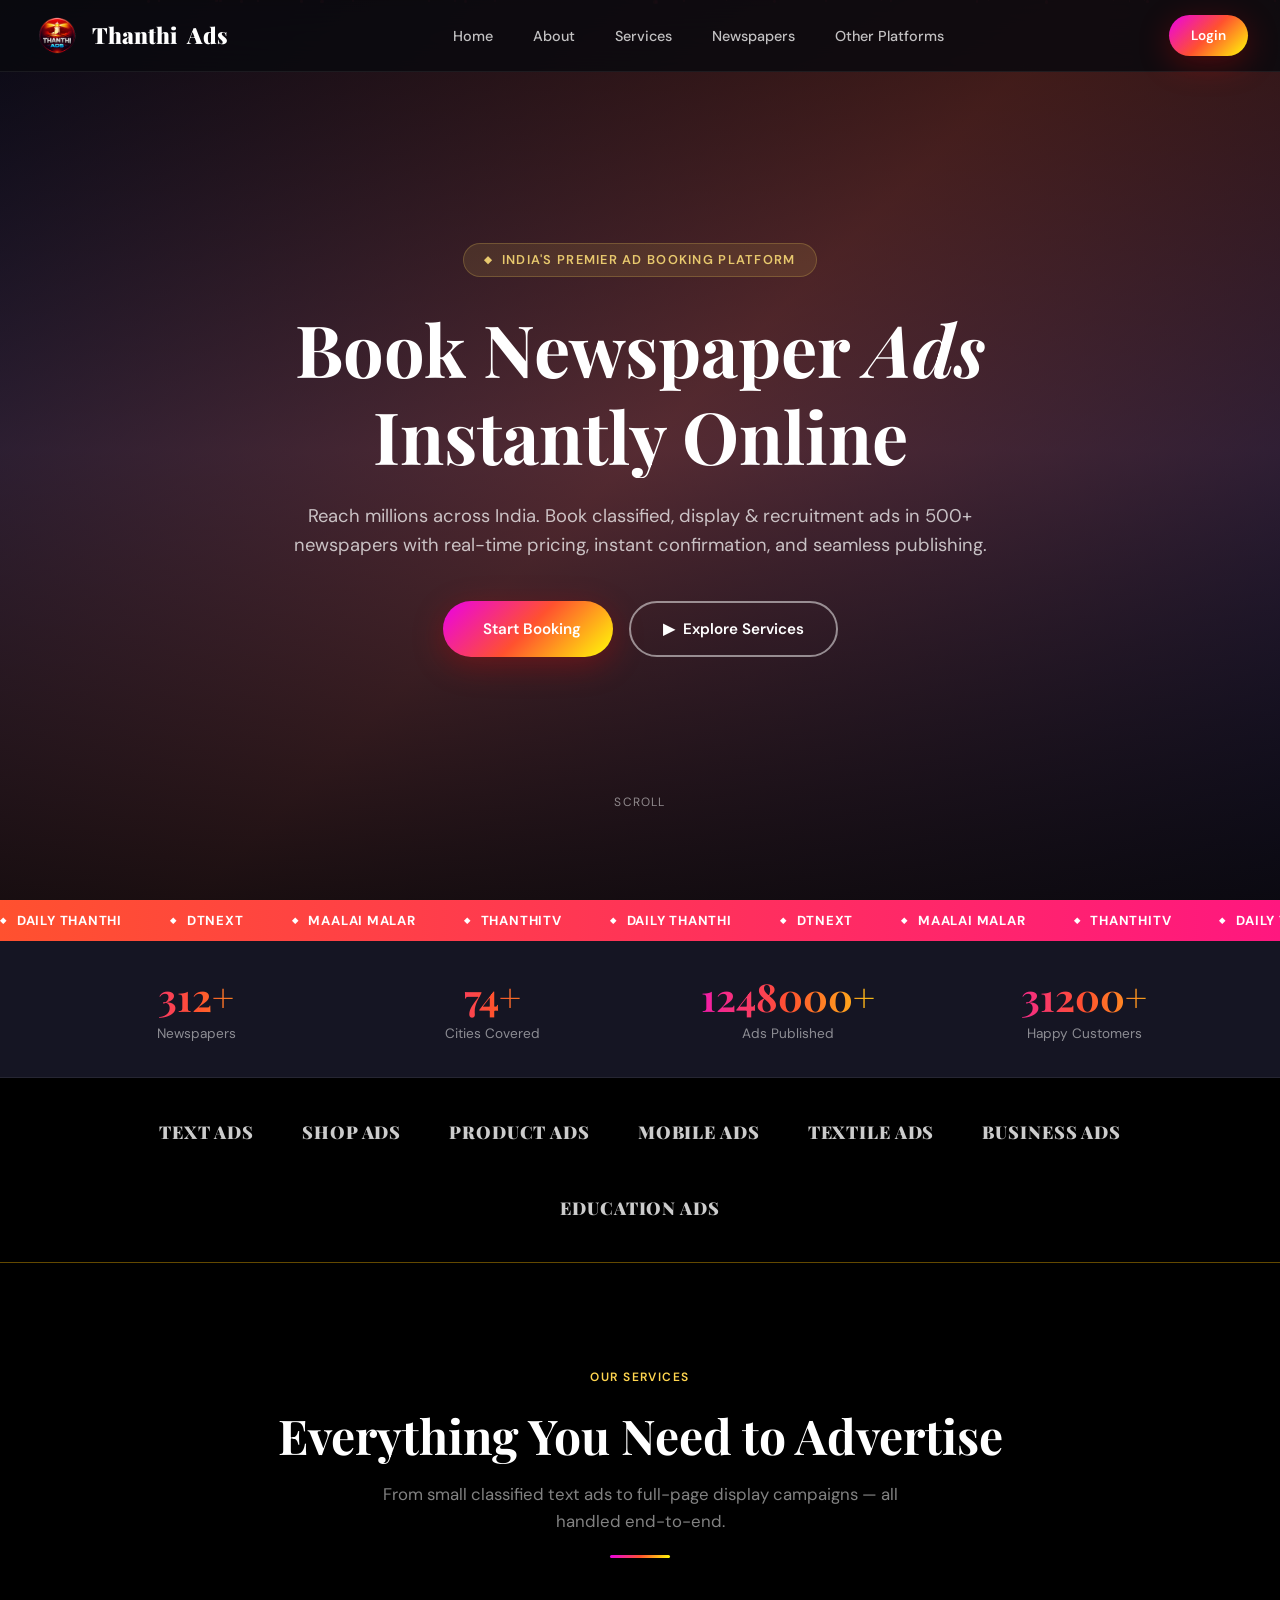
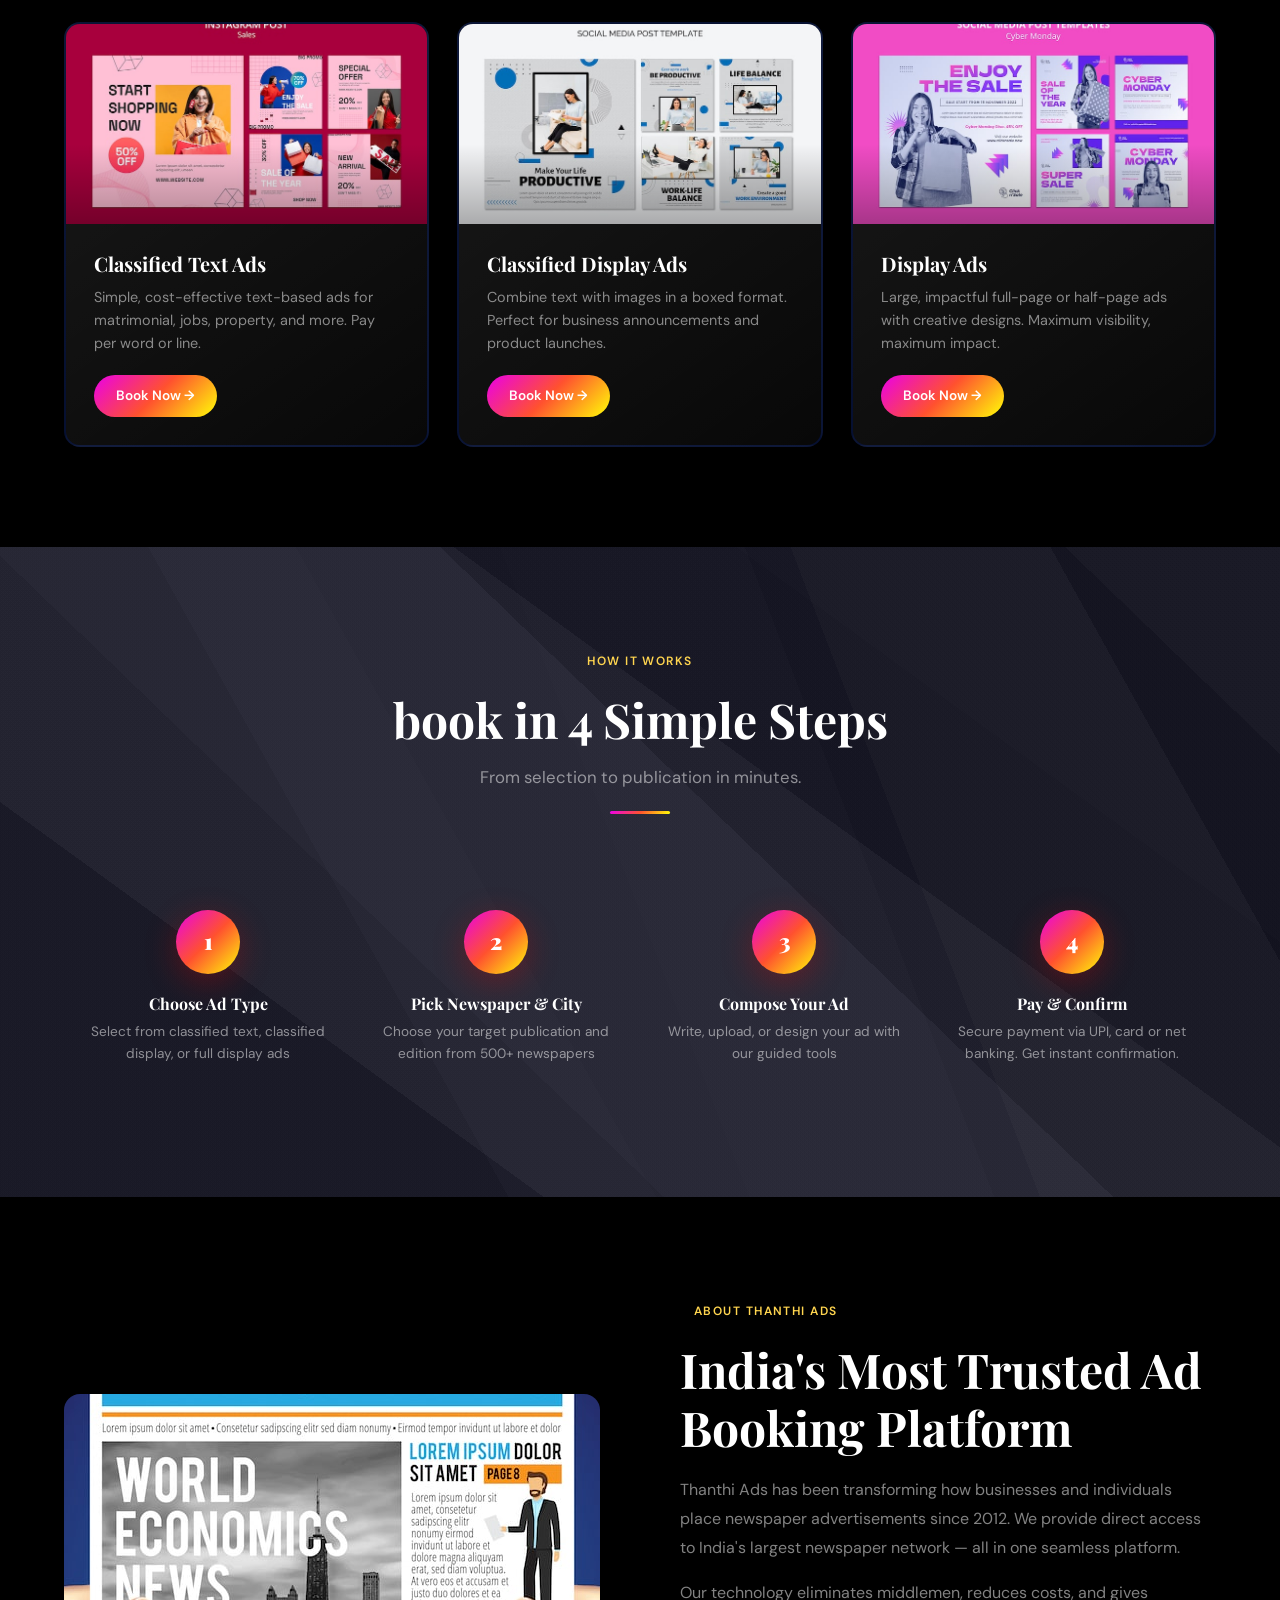
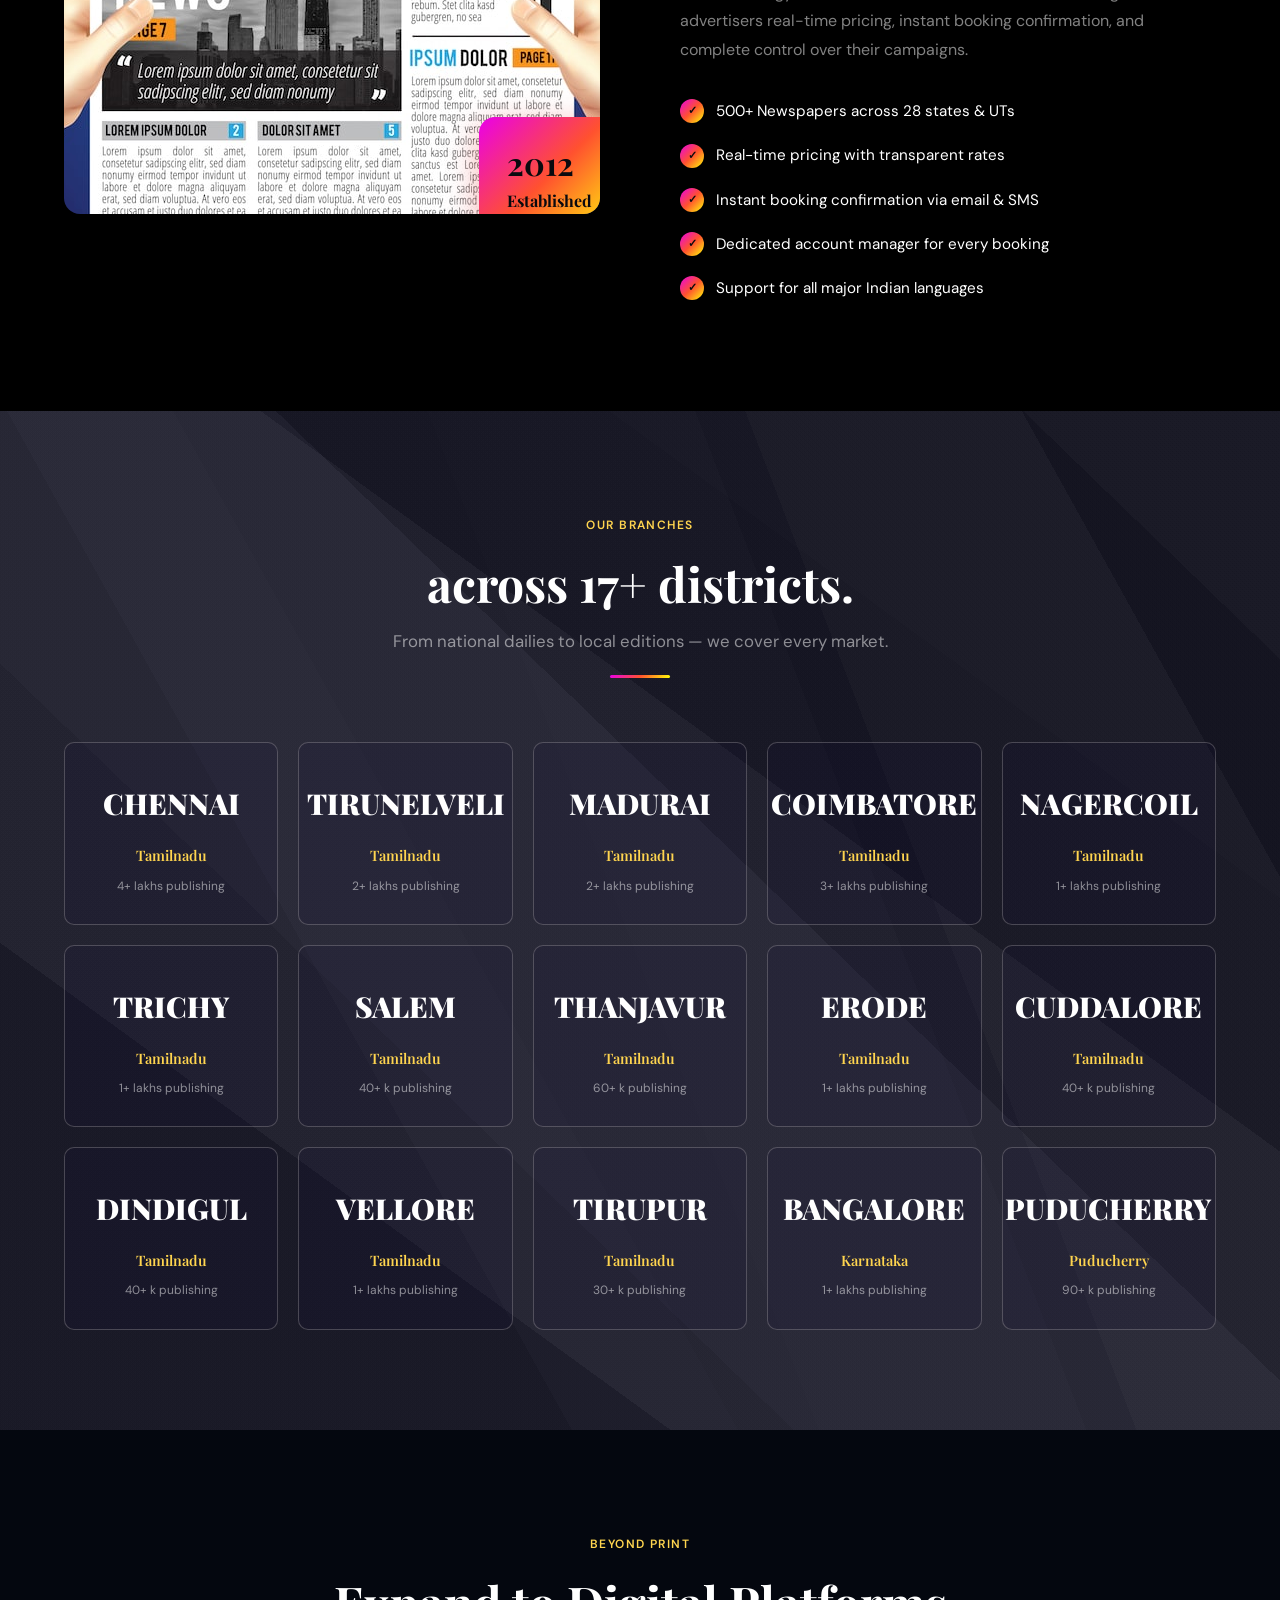
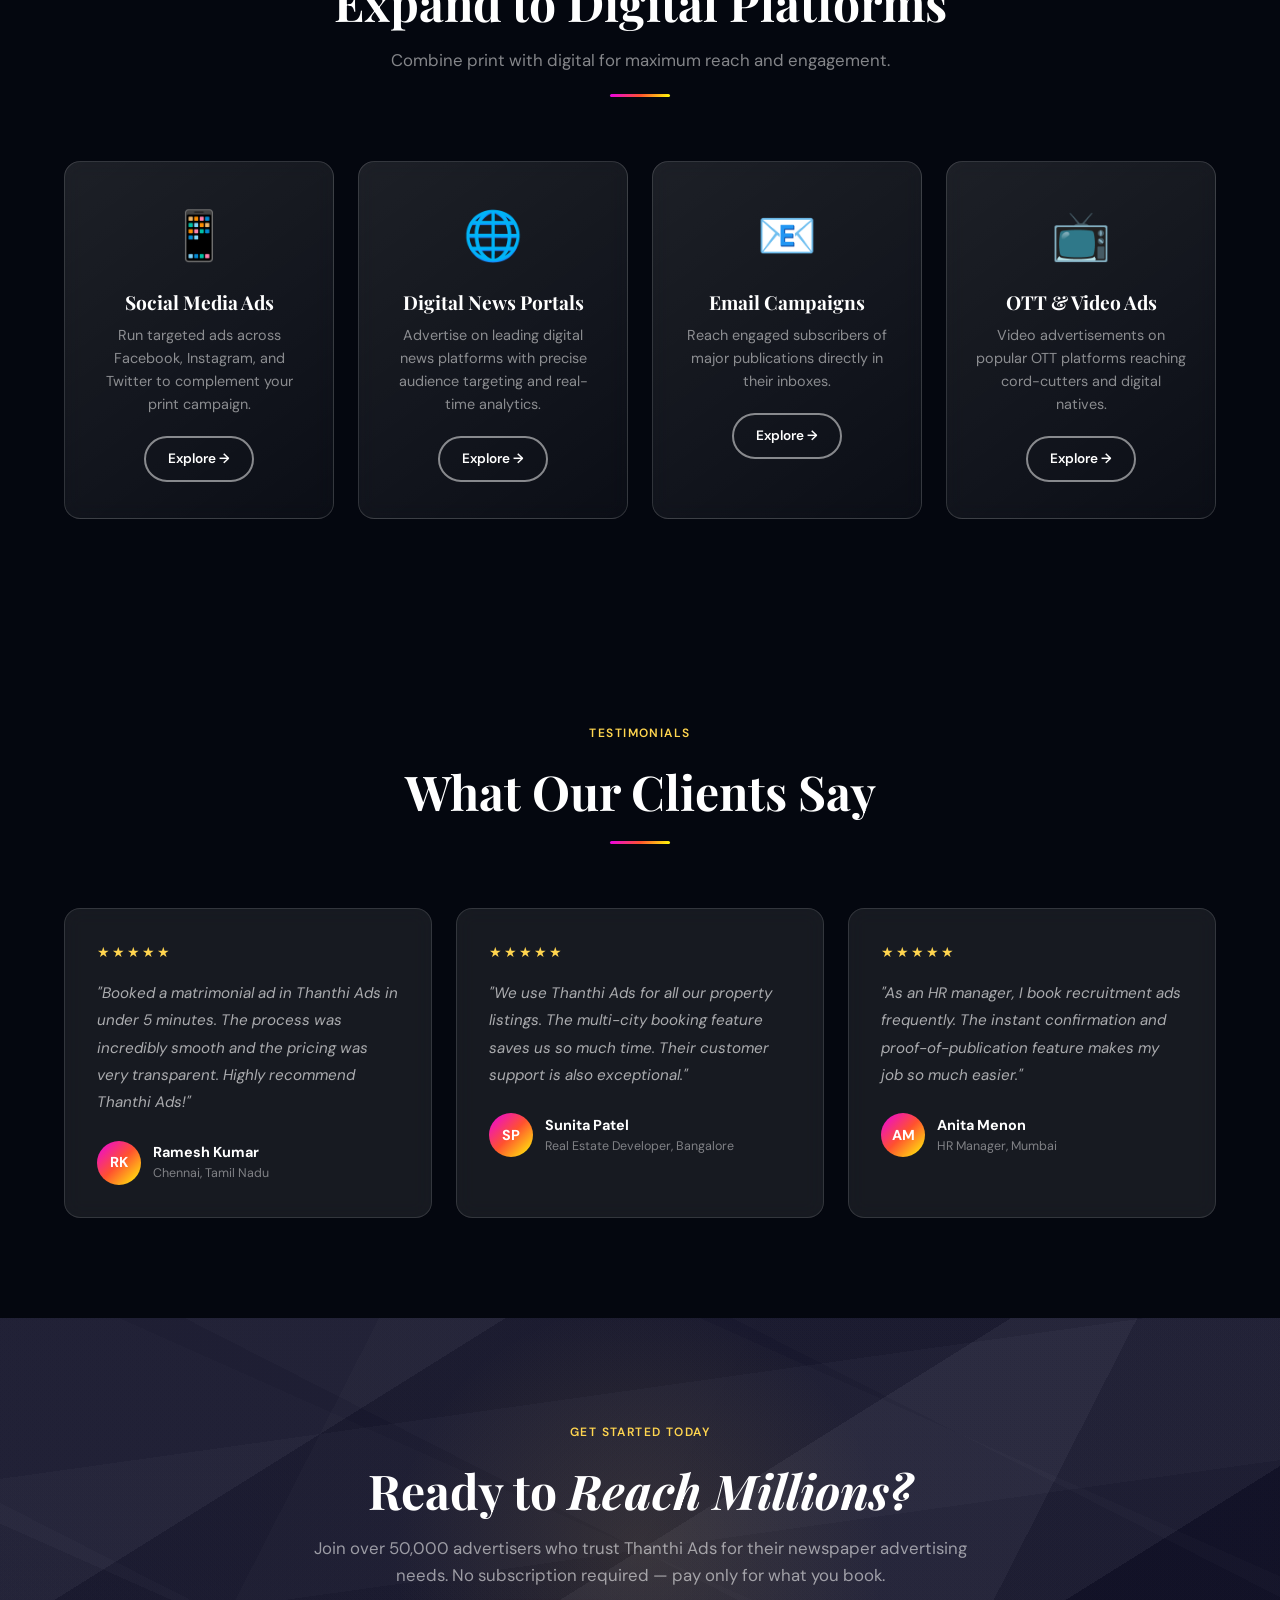
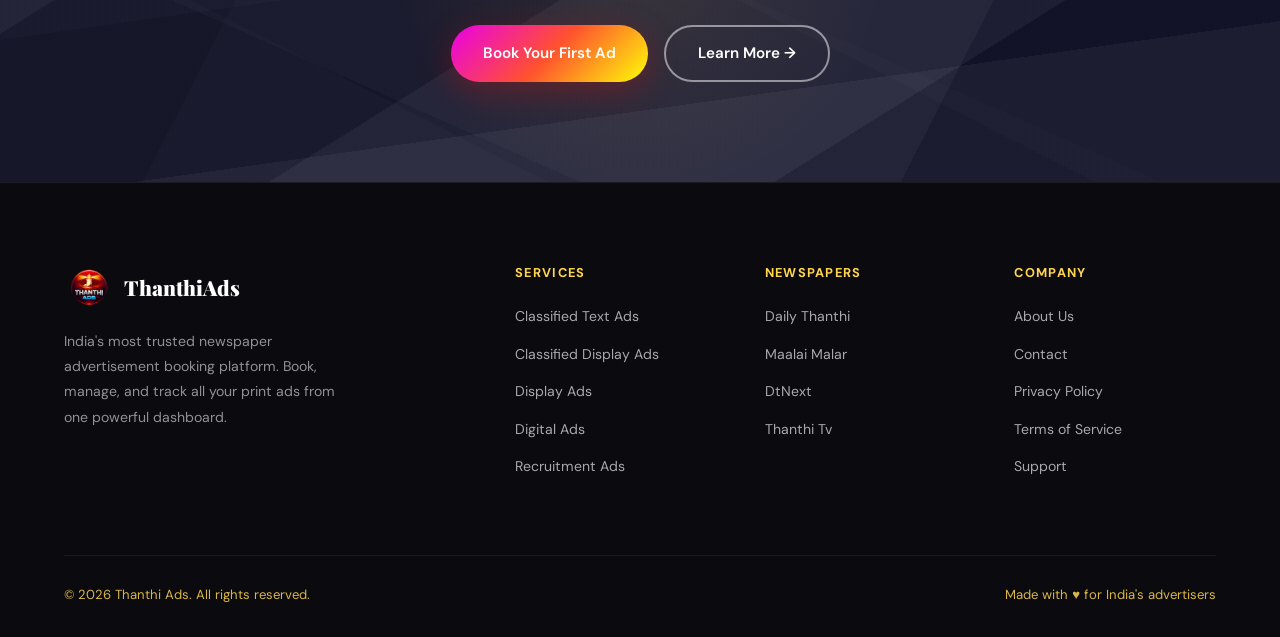
<file: index.html>
<!DOCTYPE html>
<html lang="en">
<head>
  <meta charset="UTF-8" />
  <meta name="viewport" content="width=device-width, initial-scale=1.0" />
  <title>AdPress — Book Newspaper Ads Instantly</title>
  <link rel="stylesheet" href="style.css" />
  <style>
    /* Page-specific extras */
    .hero-particles { position: absolute; inset: 0; z-index: 1; overflow: hidden; pointer-events: none; }
    .particle {
      position: absolute;
      width: 2px; height: 2px;
      background: var(--gold);
      border-radius: 50%;
      opacity: 0.4;
      animation: particleDrift linear infinite;
    }
    @keyframes particleDrift {
      0% { transform: translateY(100vh) rotate(0deg); opacity: 0; }
      10% { opacity: 0.4; }
      90% { opacity: 0.4; }
      100% { transform: translateY(-100px) rotate(720deg); opacity: 0; }
    }
    .hero-headline-line { overflow: hidden; }

    /* Ticker */
    .ticker-wrap {
      background: var(--gold);
      overflow: hidden;
      padding: 10px 0;
      position: relative;
    }
    .ticker-inner {
      display: flex;
      gap: 48px;
      white-space: nowrap;
      animation: tickerScroll 28s linear infinite;
    }
    .ticker-item {
      display: inline-flex;
      align-items: center;
      gap: 10px;
      font-size: 0.82rem;
      font-weight: 700;
      color: var(--ink);
      letter-spacing: 0.06em;
      text-transform: uppercase;
    }
    .ticker-item::before { content: '◆'; font-size: 0.5rem; }
    @keyframes tickerScroll {
      0% { transform: translateX(0); }
      100% { transform: translateX(-50%); }
    }

    /* Trust logos */
    .trust-strip {
      padding: 40px 0;
      border-bottom: 1px solid #e8e4dc;
    }
    .trust-inner {
      display: flex;
      align-items: center;
      justify-content: center;
      gap: 48px;
      flex-wrap: wrap;
    }
    .trust-logo {
      font-family: 'Playfair Display', serif;
      font-size: 1.1rem;
      font-weight: 900;
      color: #ccc;
      letter-spacing: 0.05em;
      transition: color 0.3s;
    }
    .trust-logo:hover { color: var(--gold); }

    /* Process section */
    .process-section { background: var(--cream); }
    .process-steps {
      display: grid;
      grid-template-columns: repeat(auto-fit, minmax(220px, 1fr));
      gap: 0;
      position: relative;
    }
    .process-steps::before {
      content: '';
      position: absolute;
      top: 40px;
      left: 10%;
      right: 10%;
      height: 2px;
      background: linear-gradient(to right, var(--gold), var(--gold-light), var(--gold));
      z-index: 0;
    }
    .process-step {
      text-align: center;
      padding: 32px 24px;
      position: relative;
      z-index: 1;
    }
    .process-num {
      width: 64px; height: 64px;
      background: var(--gradient-gold);
      border-radius: 50%;
      display: flex; align-items: center; justify-content: center;
      font-family: 'Playfair Display', serif;
      font-size: 1.4rem;
      font-weight: 900;
      color: var(--ink);
      margin: 0 auto 20px;
      box-shadow: var(--shadow-gold);
    }
    .process-step h4 { font-size: 1rem; margin-bottom: 8px; }
    .process-step p { font-size: 0.85rem; color: #666; }

    /* Testimonials */
    .testimonials-grid {
      display: grid;
      grid-template-columns: repeat(auto-fit, minmax(300px, 1fr));
      gap: 24px;
    }
    .testimonial-card {
      background: rgba(255,255,255,0.08);
      border: 1px solid rgba(255,255,255,0.12);
      border-radius: var(--radius);
      padding: 32px;
      backdrop-filter: blur(10px);
      transition: var(--transition);
    }
    .testimonial-card:hover {
      transform: translateY(-4px);
      border-color: rgba(201,168,76,0.3);
    }
    .stars { color: var(--gold); font-size: 0.9rem; margin-bottom: 16px; letter-spacing: 2px; }
    .testimonial-card p { color: rgba(255,255,255,0.75); font-size: 0.95rem; line-height: 1.8; margin-bottom: 24px; font-style: italic; }
    .testimonial-author { display: flex; align-items: center; gap: 12px; }
    .author-avatar {
      width: 44px; height: 44px;
      border-radius: 50%;
      background: var(--gradient-gold);
      display: flex; align-items: center; justify-content: center;
      font-weight: 700;
      color: var(--ink);
      font-size: 0.9rem;
    }
    .author-name { font-size: 0.9rem; font-weight: 700; color: #fff; }
    .author-role { font-size: 0.78rem; color: rgba(255,255,255,0.45); }

    /* CTA Section */
    .cta-section {
      background: var(--gradient-hero);
      position: relative;
      overflow: hidden;
    }
    .cta-section::before {
      content: '';
      position: absolute;
      width: 500px; height: 500px;
      background: radial-gradient(circle, rgba(201,168,76,0.12), transparent 70%);
      top: 50%;
      left: 50%;
      transform: translate(-50%, -50%);
    }
    .cta-inner {
      position: relative;
      z-index: 1;
      text-align: center;
      max-width: 680px;
      margin: 0 auto;
    }
    .cta-inner h2 { color: #fff; margin-bottom: 16px; }
    .cta-inner p { color: rgba(255,255,255,0.65); margin-bottom: 36px; font-size: 1.05rem; }
  </style>
</head>
<body>

<!-- ── NAVBAR ── -->
<nav class="navbar" id="navbar">
  <a href="index.html" class="navbar-logo">
     <img src="images/logo.png" style="width:50px;"> 
    Thanthi<span>Ads</span>
  </a>

  <button class="hamburger" id="hamburger" aria-label="Menu">
    <span></span><span></span><span></span>
  </button>

  <ul class="navbar-menu" id="navMenu">
    <li><a href="index.html" class="active">Home</a></li>
    <li><a href="#about">About</a></li>
    <li><a href="#services">Services</a></li>
    <li><a href="#newspapers">Newspapers</a></li>
    <li><a href="#platforms">Other Platforms</a></li>
  </ul>

  <div class="navbar-actions">
    <a href="login.html" class="btn btn-primary btn-sm" style="color: white;">Login</a>
  </div>
</nav>

<!-- ── HERO ── -->
<section class="hero" id="home">
  <div class="hero-video-wrap">
    <video autoplay muted loop playsinline>
      <source src="videos/backvideo.mp4" type="video/mp4" />
    </video>
  </div>
  <div class="hero-overlay"></div>
  <div class="hero-particles" id="particles"></div>

  <div class="hero-content">
    <div class="hero-eyebrow">India's Premier Ad Booking Platform</div>
    <h1>
      <div class="hero-headline-line">Book Newspaper <em>Ads</em></div>
      <div class="hero-headline-line">Instantly Online</div>
    </h1>
    <p>Reach millions across India. Book classified, display & recruitment ads in 500+ newspapers with real-time pricing, instant confirmation, and seamless publishing.</p>
    <div class="hero-cta">
      <a href="login.html" class="btn btn-primary" style="color: white;">
        <span></span> Start Booking
      </a>
      <a href="#services" class="btn btn-outline">
        <span>▶</span> Explore Services
      </a>
    </div>
  </div>

  <div class="hero-scroll">Scroll</div>
</section>

<!-- ── TICKER ── -->
<div class="ticker-wrap">
  <div class="ticker-inner" >
    <span class="ticker-item" style="color: white;">Daily Thanthi</span>
    <span class="ticker-item" style="color: white;">Dtnext</span>
    <span class="ticker-item" style="color: white;">Maalai Malar</span>
    <span class="ticker-item" style="color: white;">ThanthiTv</span>
    <span class="ticker-item" style="color: white;">Daily Thanthi</span>
    <span class="ticker-item" style="color: white;">Dtnext</span>
    <span class="ticker-item" style="color: white;">Maalai Malar</span>
    <span class="ticker-item" style="color: white;">ThanthiTv</span>
    
    <!-- repeat for seamless loop -->
    <span class="ticker-item" style="color: white;">Daily Thanthi</span>
    <span class="ticker-item" style="color: white;">Dtnext</span>
    <span class="ticker-item" style="color: white;">Maalai Malar</span>
    <span class="ticker-item" style="color: white;">ThanthiTv</span>
    <span class="ticker-item" style="color: white;">Daily Thanthi</span>
    <span class="ticker-item" style="color: white;">Dtnext</span>
    <span class="ticker-item" style="color: white;">Maalai Malar</span>
    <span class="ticker-item" style="color: white;">ThanthiTv</span>
    
  </div>
</div>

<!-- ── STATS ── -->
<div class="stats-bar">
  <div class="container">
    <div class="stats-grid">
      <div class="stat-item reveal">
        <h3 id="stat1">0</h3>
        <p>Newspapers</p>
      </div>
      <div class="stat-item reveal reveal-delay-1">
        <h3 id="stat2">0</h3>
        <p>Cities Covered</p>
      </div>
      <div class="stat-item reveal reveal-delay-2">
        <h3 id="stat3">0</h3>
        <p>Ads Published</p>
      </div>
      <div class="stat-item reveal reveal-delay-3">
        <h3 id="stat4">0</h3>
        <p>Happy Customers</p>
      </div>
    </div>
  </div>
</div>

<!-- ── TRUST STRIP ── -->
<div class="trust-strip" style="border-bottom:1px solid rgba(255, 187, 1, 0.389);">
  <div class="container">
    <div class="trust-inner">
      <div class="trust-logo">TEXT ADS</div>
      <div class="trust-logo"> SHOP ADS</div>
      <div class="trust-logo"> PRODUCT ADS</div>
      <div class="trust-logo">MOBILE ADS</div>
      <div class="trust-logo">TEXTILE ADS </div>
      <div class="trust-logo">BUSINESS ADS</div>
      <div class="trust-logo">EDUCATION ADS</div>
    </div>
  </div>
</div>

<!-- ── SERVICES ── -->
<section class="section" id="services">
  <div class="container">
    <div class="section-header reveal">
      <span class="badge" style="color:#ffd54f; border-color:#ffd54f;">Our Services</span>
      <h2 style="color:white;">Everything You Need to <span class="text-gold">Advertise</span></h2>
      <p style="color: rgba(255,255,255,0.6);">From small classified text ads to full-page display campaigns — all handled end-to-end.</p>
      <div class="section-divider"></div>
    </div>
    <div class="services-grid">
      <div class="service-card reveal reveal-delay-1">
        <div class="service-card-img" style="background: linear-gradient(135deg, #1a1a2e, #16213e);">
          <img src="images/home image 1.jpeg" style="width: 100%;">
        </div>
        <div class="service-card-body">
          <h3 style="color: white;">Classified Text Ads</h3>
          <p style="color:rgba(255,255,255,0.6);">Simple, cost-effective text-based ads for matrimonial, jobs, property, and more. Pay per word or line.</p>
          <a href="login.html" class="btn btn-dark btn-sm">Book Now →</a>
        </div>
      </div>
      <div class="service-card reveal reveal-delay-2">
        <div class="service-card-img" style="background: linear-gradient(135deg, #0f3460, #533483);">
          <img src="images/home image 2.jpeg" style="width: 100%;">
        </div>
        <div class="service-card-body">
          <h3 style="color: white;">Classified Display Ads</h3>
          <p style="color:rgba(255,255,255,0.6);">Combine text with images in a boxed format. Perfect for business announcements and product launches.</p>
          <a href="login.html" class="btn btn-dark btn-sm">Book Now →</a>
        </div>
      </div>
      <div class="service-card reveal reveal-delay-3">
        <div class="service-card-img" style="background: linear-gradient(135deg, #7b2d00, #c0392b);">
          <img src="images/home image 3.jpeg" style="width: 100%;">
        </div>
        <div class="service-card-body">
          <h3 style="color: white;">Display Ads</h3>
          <p style="color:rgba(255,255,255,0.6);">Large, impactful full-page or half-page ads with creative designs. Maximum visibility, maximum impact.</p>
          <a href="login.html" class="btn btn-dark btn-sm">Book Now →</a>
        </div>
      </div>
    </div>
  </div>
</section>

<!-- ── PROCESS ── -->
<section class="section process-section">
  <div class="container">
    <div class="section-header reveal">
      <span class="badge" style="color:#ffd54f; border-color:#ffd54f;">How It Works</span>
      <h2 style="color: white;"> book in <span style="color: white;">4 Simple Steps</span></h2>
      <p style="color: rgba(255,255,255,0.6);">From selection to publication in minutes.</p>
      <div class="section-divider"></div>
    </div>
    <div class="process-steps">
      <div class="process-step reveal">
        <div class="process-num" style="color: white;">1</div>
        <h4 style="color: white;">Choose Ad Type</h4>
        <p style="color:rgba(255,255,255,0.6);">Select from classified text, classified display, or full display ads</p>
      </div>
      <div class="process-step reveal reveal-delay-1">
        <div class="process-num" style="color: white;">2</div>
        <h4 style="color: white;">Pick Newspaper & City</h4>
        <p style="color:rgba(255,255,255,0.6);">Choose your target publication and edition from 500+ newspapers</p>
      </div>
      <div class="process-step reveal reveal-delay-2">
        <div class="process-num" style="color: white;">3</div>
        <h4 style="color: white;">Compose Your Ad</h4>
        <p style="color:rgba(255,255,255,0.6);">Write, upload, or design your ad with our guided tools</p>
      </div>
      <div class="process-step reveal reveal-delay-3">
        <div class="process-num" style="color: white;">4</div>
        <h4 style="color: white;">Pay & Confirm</h4>
        <p style="color:rgba(255,255,255,0.6);">Secure payment via UPI, card or net banking. Get instant confirmation.</p>
      </div>
    </div>
  </div>
</section>

<!-- ── ABOUT ── -->
<section class="section" id="about">
  <div class="container">
    <div class="about-inner">
      <div class="about-visual reveal">
        <div class="about-img-main"> <img src="images/about image.jpeg"> </div>
        <div class="about-badge-float">
          <span class="big">2012</span>
          Established
        </div>
      </div>
      <div class="about-text reveal reveal-delay-2">
        <span class="badge" style="color:#ffd54f; border-color:#ffd54f;">About Thanthi Ads</span>
        <h2 style="color: white;">India's Most Trusted <span class="text-gold">Ad Booking</span> Platform</h2>
        <p style="color:rgba(255,255,255,0.6);">Thanthi Ads has been transforming how businesses and individuals place newspaper advertisements since 2012. We provide direct access to India's largest newspaper network — all in one seamless platform.</p>
        <p style="color:rgba(255,255,255,0.6);">Our technology eliminates middlemen, reduces costs, and gives advertisers real-time pricing, instant booking confirmation, and complete control over their campaigns.</p>
        <ul class="about-features" style="color: white;">
          <li style="border: none;">500+ Newspapers across 28 states & UTs</li>
          <li style="border: none;">Real-time pricing with transparent rates</li>
          <li style="border: none;">Instant booking confirmation via email & SMS</li>
          <li style="border: none;">Dedicated account manager for every booking</li>
          <li style="border: none;">Support for all major Indian languages</li>
        </ul>
      </div>
    </div>
  </div>
</section>

<!-- ── NEWSPAPERS ── -->
<section class="section section-cream" id="newspapers">
  <div class="container">
    <div class="section-header reveal" >
      <span class="badge" style="color:#ffd54f; border-color:#ffd54f;">Our Branches</span>
      <h2 style="color:white;">across <span class="text-gold" style="color:white;">17+</span> districts.</h2>
      <p style="color:rgba(255,255,255,0.6);">From national dailies to local editions — we cover every market.</p>
      <div class="section-divider"></div>
    </div>
    <div class="newspaper-grid">
      <div class="newspaper-card reveal" style="background-color: rgba(19, 10, 63, 0.122); border:1px solid rgba(200, 192, 192, 0.286);" >
        <div class="newspaper-logo" style="background:transparent; color:#ffffff;"> CHENNAI </div>
        <h4 style="color:#ffd54f; border-color:#ffd54f;" >Tamilnadu</h4>
        <p style="color:rgba(255,255,255,0.6);">4+ lakhs publishing</p>
      </div>
      <div class="newspaper-card reveal reveal-delay-1"  style="background-color: rgba(19, 10, 63, 0.122); border:1px solid rgba(200, 192, 192, 0.286);">
        <div class="newspaper-logo" style="color:#ffffff">TIRUNELVELI</div>
        <h4 style="color:#ffd54f; border-color:#ffd54f;">Tamilnadu</h4>
        <p style="color:rgba(255,255,255,0.6);">2+ lakhs publishing</p>
      </div>
      <div class="newspaper-card reveal reveal-delay-2"  style="background-color:rgba(19, 10, 63, 0.122); border:1px solid rgba(200, 192, 192, 0.286);">
        <div class="newspaper-logo" style="color:#ffffff">MADURAI</div>
        <h4 style="color:#ffd54f; border-color:#ffd54f;">Tamilnadu</h4>
        <p style="color:rgba(255,255,255,0.6);">2+ lakhs publishing</p>
      </div>
      <div class="newspaper-card reveal"  style="background-color: rgba(19, 10, 63, 0.122); border:1px solid rgba(200, 192, 192, 0.286);">
        <div class="newspaper-logo" style="color:#ffffff">COIMBATORE</div>
        <h4 style="color:#ffd54f; border-color:#ffd54f;">Tamilnadu</h4>
        <p style="color:rgba(255,255,255,0.6);">3+ lakhs publishing</p>
      </div>
      <div class="newspaper-card reveal reveal-delay-1"  style="background-color: rgba(19, 10, 63, 0.122); border:1px solid rgba(200, 192, 192, 0.286);">
        <div class="newspaper-logo" style="color:#ffffff">NAGERCOIL</div>
        <h4 style="color:#ffd54f; border-color:#ffd54f;">Tamilnadu</h4>
        <p style="color:rgba(255,255,255,0.6);">1+ lakhs publishing</p>
      </div>
      <div class="newspaper-card reveal reveal-delay-2"  style="background-color: rgba(19, 10, 63, 0.122); border:1px solid rgba(200, 192, 192, 0.286);">
        <div class="newspaper-logo" style="color:#ffffff">TRICHY</div>
        <h4 style="color:#ffd54f; border-color:#ffd54f;">Tamilnadu</h4>
        <p style="color:rgba(255,255,255,0.6);">1+ lakhs publishing</p>
      </div>
      <div class="newspaper-card reveal"  style="background-color:rgba(19, 10, 63, 0.122); border:1px solid rgba(200, 192, 192, 0.286);">
        <div class="newspaper-logo" style="color:#ffffff">SALEM</div>
        <h4 style="color:#ffd54f; border-color:#ffd54f;">Tamilnadu</h4>
        <p style="color:rgba(255,255,255,0.6);">40+ k publishing</p>
      </div>
      <div class="newspaper-card reveal reveal-delay-1"  style="background-color: rgba(19, 10, 63, 0.122); border:1px solid rgba(200, 192, 192, 0.286);">
        <div class="newspaper-logo" style="color:#ffffff">THANJAVUR</div>
        <h4 style="color:#ffd54f; border-color:#ffd54f;">Tamilnadu</h4>
        <p style="color:rgba(255,255,255,0.6);">60+ k publishing</p>
      </div>
      <div class="newspaper-card reveal reveal-delay-2"  style="background-color: rgba(19, 10, 63, 0.122); border:1px solid rgba(200, 192, 192, 0.286);">
        <div class="newspaper-logo" style="color:#ffffff">ERODE</div>
        <h4 style="color:#ffd54f; border-color:#ffd54f;">Tamilnadu</h4>
        <p style="color:rgba(255,255,255,0.6);">1+ lakhs publishing</p>
      </div>
      <div class="newspaper-card reveal"  style="background-color: rgba(19, 10, 63, 0.122); border:1px solid rgba(200, 192, 192, 0.286);">
        <div class="newspaper-logo" style="color:#ffffff">CUDDALORE</div>
        <h4 style="color:#ffd54f; border-color:#ffd54f;">Tamilnadu</h4>
        <p style="color:rgba(255,255,255,0.6);">40+ k publishing</p>
      </div>
      <div class="newspaper-card reveal reveal-delay-1"  style="background-color: rgba(19, 10, 63, 0.122); border:1px solid rgba(200, 192, 192, 0.286);">
        <div class="newspaper-logo" style="color:#ffffff">DINDIGUL</div>
        <h4 style="color:#ffd54f; border-color:#ffd54f;">Tamilnadu</h4>
        <p style="color:rgba(255,255,255,0.6);">40+ k publishing</p>
      </div>
      <div class="newspaper-card reveal reveal-delay-2"  style="background-color: rgba(19, 10, 63, 0.122); border:1px solid rgba(200, 192, 192, 0.286);">
        <div class="newspaper-logo" style="color:#ffffff">VELLORE</div>
        <h4 style="color:#ffd54f; border-color:#ffd54f;">Tamilnadu</h4>
        <p style="color:rgba(255,255,255,0.6);">1+ lakhs publishing</p>
      </div>
      <div class="newspaper-card reveal reveal-delay-2"  style="background-color: rgba(19, 10, 63, 0.122); border:1px solid rgba(200, 192, 192, 0.286);">
        <div class="newspaper-logo" style="color:#ffffff">TIRUPUR</div>
        <h4 style="color:#ffd54f; border-color:#ffd54f;">Tamilnadu</h4>
        <p style="color:rgba(255,255,255,0.6);">30+ k publishing</p>
      </div>
      <div class="newspaper-card reveal reveal-delay-2"  style="background-color: rgba(19, 10, 63, 0.122); border:1px solid rgba(200, 192, 192, 0.286);">
        <div class="newspaper-logo" style="color:#ffffff">BANGALORE</div>
        <h4 style="color:#ffd54f; border-color:#ffd54f;">Karnataka</h4>
        <p style="color:rgba(255,255,255,0.6);">1+ lakhs publishing</p>
      </div>
      <div class="newspaper-card reveal reveal-delay-2"  style="background-color: rgba(19, 10, 63, 0.122); border:1px solid rgba(200, 192, 192, 0.286);">
        <div class="newspaper-logo" style="color:#ffffff">PUDUCHERRY</div>
        <h4 style="color:#ffd54f; border-color:#ffd54f;">Puducherry</h4>
        <p style="color:rgba(255,255,255,0.6);">90+ k publishing</p>
      </div>
    </div>
  </div>
</section>

<!-- ── OTHER PLATFORMS ── -->
<section class="section section-dark" id="platforms">
  <div class="container">
    <div class="section-header reveal">
      <span class="badge" style="color:#ffd54f; border-color:#ffd54f;">Beyond Print</span>
      <h2 style="color:#fff;">Expand to <span class="text-gold">Digital Platforms</span></h2>
      <p style="color:rgba(255,255,255,0.6);">Combine print with digital for maximum reach and engagement.</p>
      <div class="section-divider"></div>
    </div>
    <div class="platforms-grid">
      <div class="platform-card reveal">
        <div class="platform-icon">📱</div>
        <h3>Social Media Ads</h3>
        <p>Run targeted ads across Facebook, Instagram, and Twitter to complement your print campaign.</p>
        <a href="login.html" class="btn btn-outline btn-sm">Explore →</a>
      </div>
      <div class="platform-card reveal reveal-delay-1">
        <div class="platform-icon">🌐</div>
        <h3>Digital News Portals</h3>
        <p>Advertise on leading digital news platforms with precise audience targeting and real-time analytics.</p>
        <a href="login.html" class="btn btn-outline btn-sm">Explore →</a>
      </div>
      <div class="platform-card reveal reveal-delay-2">
        <div class="platform-icon">📧</div>
        <h3>Email Campaigns</h3>
        <p>Reach engaged subscribers of major publications directly in their inboxes.</p>
        <a href="login.html" class="btn btn-outline btn-sm">Explore →</a>
      </div>
      <div class="platform-card reveal reveal-delay-3">
        <div class="platform-icon">📺</div>
        <h3>OTT & Video Ads</h3>
        <p>Video advertisements on popular OTT platforms reaching cord-cutters and digital natives.</p>
        <a href="login.html" class="btn btn-outline btn-sm">Explore →</a>
      </div>
    </div>
  </div>
</section>

<!-- ── TESTIMONIALS ── -->
<section class="section section-dark">
  <div class="container">
    <div class="section-header reveal">
      <span class="badge" style="color:#ffd54f; border-color:#ffd54f;">Testimonials</span>
      <h2 style="color:#fff;">What Our <span class="text-gold">Clients Say</span></h2>
      <div class="section-divider"></div>
    </div>
    <div class="testimonials-grid">
      <div class="testimonial-card reveal">
        <div class="stars" style="color:#ffd54f; border-color:#ffd54f;">★★★★★</div>
        <p>"Booked a matrimonial ad in Thanthi Ads in under 5 minutes. The process was incredibly smooth and the pricing was very transparent. Highly recommend Thanthi Ads!"</p>
        <div class="testimonial-author">
          <div class="author-avatar" style="color: white;">RK</div>
          <div>
            <div class="author-name">Ramesh Kumar</div>
            <div class="author-role">Chennai, Tamil Nadu</div>
          </div>
        </div>
      </div>
      <div class="testimonial-card reveal reveal-delay-1">
        <div class="stars" style="color:#ffd54f; border-color:#ffd54f;">★★★★★</div>
        <p>"We use Thanthi Ads for all our property listings. The multi-city booking feature saves us so much time. Their customer support is also exceptional."</p>
        <div class="testimonial-author">
          <div class="author-avatar" style="color: white;">SP</div>
          <div>
            <div class="author-name">Sunita Patel</div>
            <div class="author-role">Real Estate Developer, Bangalore</div>
          </div>
        </div>
      </div>
      <div class="testimonial-card reveal reveal-delay-2">
        <div class="stars" style="color:#ffd54f; border-color:#ffd54f;">★★★★★</div>
        <p>"As an HR manager, I book recruitment ads frequently. The instant confirmation and proof-of-publication feature makes my job so much easier."</p>
        <div class="testimonial-author">
          <div class="author-avatar" style="color: white;">AM</div>
          <div>
            <div class="author-name">Anita Menon</div>
            <div class="author-role">HR Manager, Mumbai</div>
          </div>
        </div>
      </div>
    </div>
  </div>
</section>

<!-- ── CTA SECTION ── -->
<section class="section cta-section">
  <div class="container">
    <div class="cta-inner">
      <span class="badge" style="color:#ffd54f; border-color:#ffd54f;">Get Started Today</span>
      <h2 style="color:#fff;">Ready to <em>Reach Millions?</em></h2>
      <p>Join over 50,000 advertisers who trust Thanthi Ads for their newspaper advertising needs. No subscription required — pay only for what you book.</p>
      <div style="display:flex; gap:16px; justify-content:center; flex-wrap:wrap;">
        <a href="login.html" class="btn btn-primary" style="color: white;"> Book Your First Ad</a>
        <a href="#services" class="btn btn-outline">Learn More →</a>
      </div>
    </div>
  </div>
</section>

<!-- ── FOOTER ── -->
<footer class="footer">
  <div class="container">
    <div class="footer-grid">
      <div class="footer-brand">
        <div class="navbar-logo" style="display:flex; align-items:center; gap:10px; margin-bottom:16px;">
            <img src="images/logo.png" style="width:50px;">
          <span style="color:#fff; font-family:'Playfair Display',serif; font-size:1.3rem; font-weight:900;">Thanthi<span style="color:var(--gold)">Ads</span></span>
        </div>
        <p>India's most trusted newspaper advertisement booking platform. Book, manage, and track all your print ads from one powerful dashboard.</p>
      </div>
      <div class="footer-col">
        <h5 style="color:#ffd54f; border-color:#ffd54f;">Services</h5>
        <ul>
          <li><a href="#">Classified Text Ads</a></li>
          <li><a href="#">Classified Display Ads</a></li>
          <li><a href="#">Display Ads</a></li>
          <li><a href="#">Digital Ads</a></li>
          <li><a href="#">Recruitment Ads</a></li>
        </ul>
      </div>
      <div class="footer-col">
        <h5 style="color:#ffd54f; border-color:#ffd54f;">Newspapers</h5>
        <ul>
          <li><a href="#">Daily Thanthi</a></li>
          <li><a href="#">Maalai Malar</a></li>
          <li><a href="#">DtNext</a></li>
          <li><a href="#">Thanthi Tv</a></li>
          <li><a href="#"></a></li>
        </ul>
      </div>
      <div class="footer-col">
        <h5 style="color:#ffd54f; border-color:#ffd54f;">Company</h5>
        <ul>
          <li><a href="#">About Us</a></li>
          <li><a href="#">Contact</a></li>
          <li><a href="#">Privacy Policy</a></li>
          <li><a href="#">Terms of Service</a></li>
          <li><a href="#">Support</a></li>
        </ul>
      </div>
    </div>
    <div class="footer-bottom">
      <p style="color:#ffd54f; border-color:#ffd54f;">© 2026 Thanthi Ads. All rights reserved.</p>
      <p style="color:#ffd54f; border-color:#ffd54f;">Made with ♥ for India's advertisers</p>
    </div>
  </div>
</footer>

<script src="script.js"></script>
<script>
  // Particles
  const container = document.getElementById('particles');
  for (let i = 0; i < 30; i++) {
    const p = document.createElement('div');
    p.className = 'particle';
    p.style.left = Math.random() * 100 + '%';
    p.style.width = p.style.height = (Math.random() * 3 + 1) + 'px';
    p.style.animationDuration = (Math.random() * 15 + 10) + 's';
    p.style.animationDelay = (Math.random() * 10) + 's';
    container.appendChild(p);
  }

  // Counter animation
  function animateCounter(el, target, suffix = '', duration = 2000) {
    let start = 0;
    const step = target / (duration / 16);
    const timer = setInterval(() => {
      start += step;
      if (start >= target) { start = target; clearInterval(timer); }
      el.textContent = Math.floor(start) + suffix;
    }, 16);
  }

  const statsObserver = new IntersectionObserver((entries) => {
    entries.forEach(e => {
      if (e.isIntersecting) {
        animateCounter(document.getElementById('stat1'), 500, '+');
        animateCounter(document.getElementById('stat2'), 120, '+');
        animateCounter(document.getElementById('stat3'), 2000000, '+');
        animateCounter(document.getElementById('stat4'), 50000, '+');
        statsObserver.disconnect();
      }
    });
  }, { threshold: 0.5 });
  statsObserver.observe(document.getElementById('stat1'));
</script>
</body>
</html>
</file>
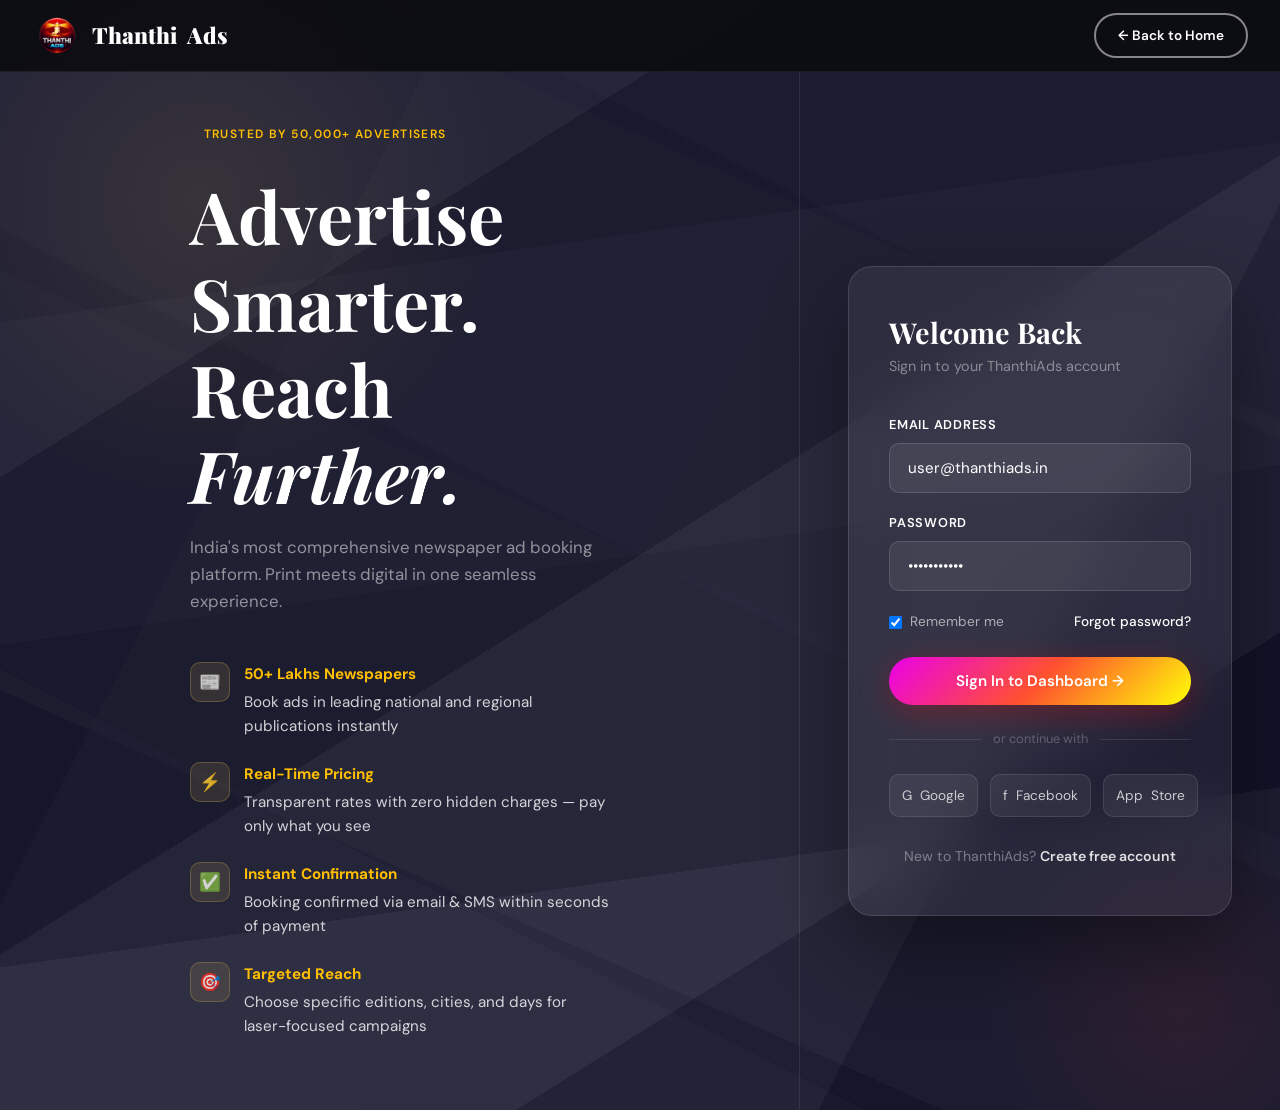
<file: admin.html>
<!DOCTYPE html>
<html lang="en">
<head>
  <meta charset="UTF-8" />
  <meta name="viewport" content="width=device-width, initial-scale=1.0" />
  <title>Admin Panel � AdPress</title>
  <link rel="stylesheet" href="style.css" />
  <style>
    .admin-grid { display: grid; grid-template-columns: repeat(auto-fill, minmax(200px, 1fr)); gap: 20px; margin-bottom: 32px; }
    .stat-card { background: #fff; border-radius: 12px; padding: 24px; border: 1px solid #e8e4dc; text-align: center; box-shadow: 0 2px 12px rgba(0,0,0,0.06); }
    .stat-icon { font-size: 2rem; margin-bottom: 10px; }
    .stat-value { font-size: 2rem; font-weight: 700; color: #16213e; margin-bottom: 4px; }
    .stat-label { font-size: 0.85rem; color: #888; text-transform: uppercase; letter-spacing: 0.06em; }
    .stat-card.gold .stat-value { color: #c9a84c; }
    .admin-table { width: 100%; border-collapse: collapse; background: #fff; border-radius: 12px; overflow: hidden; box-shadow: 0 2px 12px rgba(0,0,0,0.06); }
    .admin-table thead { background: #16213e; color: #fff; }
    .admin-table thead th { padding: 14px 16px; font-size: 0.8rem; text-align: left; text-transform: uppercase; letter-spacing: 0.06em; }
    .admin-table tbody tr { border-bottom: 1px solid #f0ece3; transition: background 0.2s; }
    .admin-table tbody tr:hover { background: rgba(201,168,76,0.04); }
    .admin-table tbody td { padding: 14px 16px; font-size: 0.9rem; }
    .badge { display: inline-block; padding: 4px 10px; border-radius: 20px; font-size: 0.75rem; font-weight: 600; }
    .badge-success { background: rgba(39,174,96,0.12); color: #27ae60; }
    .badge-warning { background: rgba(241,196,15,0.12); color: #d4a017; }
    .badge-danger  { background: rgba(231,76,60,0.12); color: #e74c3c; }
    .badge-info    { background: rgba(52,152,219,0.12); color: #2980b9; }
    .admin-tabs { display: flex; gap: 8px; margin-bottom: 24px; flex-wrap: wrap; }
    .admin-tab { padding: 10px 24px; border-radius: 8px; border: 1.5px solid #e8e4dc; background: #fff; cursor: pointer; font-weight: 600; font-size: 0.9rem; color: #666; transition: all 0.2s; }
    .admin-tab.active { background: #16213e; color: #fff; border-color: #16213e; }
    .tab-panel { display: none; }
    .tab-panel.active { display: block; }
    .table-wrap { overflow-x: auto; border-radius: 12px; }
    .select-status { padding: 6px 10px; border-radius: 6px; border: 1px solid #ddd; font-size: 0.85rem; cursor: pointer; }
  </style>
</head>
<body>

<aside class="dashboard-sidebar" id="sidebar">
  <div class="sidebar-logo">
    <a href="index.html" class="navbar-logo" style="color:#fff;">
      <div class="logo-icon">AP</div>
      Ad<span>Press</span>
    </a>
  </div>
  <nav class="sidebar-nav">
    <div class="sidebar-section-title">Admin</div>
    <a href="admin.html" class="active"><span class="nav-icon">📊</span> Dashboard</a>
    <a href="dashboard.html"><span class="nav-icon">➕</span> New Booking</a>
    <div class="sidebar-section-title">Manage</div>
    <a href="#" onclick="showTab('bookings')"><span class="nav-icon">📋</span> All Bookings</a>
    <a href="#" onclick="showTab('users')"><span class="nav-icon">👥</span> All Users</a>
    <a href="#" onclick="showTab('payments')"><span class="nav-icon">💰</span> Payments</a>
    <div class="sidebar-section-title">Account</div>
    <a href="#" onclick="logoutUser()"><span class="nav-icon">🚪</span> Logout</a>
  </nav>
  <div class="sidebar-footer">
    <div class="sidebar-user">
      <div class="avatar">A</div>
      <div class="user-info">
        <div class="user-name">Admin</div>
        <div class="user-plan">✦ Admin Panel</div>
      </div>
    </div>
  </div>
</aside>

<div class="dashboard-main">
  <div class="dashboard-topbar">
    <div class="topbar-left">
      <div>
        <h2>Admin Panel</h2>
        <div class="breadcrumb">Dashboard → Admin</div>
      </div>
    </div>
  </div>

  <div class="dashboard-content">

    <!-- Stats -->
    <div class="admin-grid" id="statsGrid">
      <div class="stat-card">
        <div class="stat-icon">👥</div>
        <div class="stat-value" id="statUsers">-</div>
        <div class="stat-label">Total Users</div>
      </div>
      <div class="stat-card">
        <div class="stat-icon">📋</div>
        <div class="stat-value" id="statBookings">-</div>
        <div class="stat-label">Total Bookings</div>
      </div>
      <div class="stat-card">
        <div class="stat-icon">✅</div>
        <div class="stat-value" id="statConfirmed">-</div>
        <div class="stat-label">Confirmed</div>
      </div>
      <div class="stat-card">
        <div class="stat-icon">⏳</div>
        <div class="stat-value" id="statPending">-</div>
        <div class="stat-label">Pending</div>
      </div>
      <div class="stat-card">
        <div class="stat-icon">💳</div>
        <div class="stat-value" id="statPayments">-</div>
        <div class="stat-label">Payments</div>
      </div>
      <div class="stat-card gold">
        <div class="stat-icon">💰</div>
        <div class="stat-value" id="statRevenue">-</div>
        <div class="stat-label">Total Revenue</div>
      </div>
    </div>

    <!-- Tabs -->
    <div class="admin-tabs">
      <button class="admin-tab active" onclick="showTab('bookings')">📋 Bookings</button>
      <button class="admin-tab" onclick="showTab('users')">👥 Users</button>
      <button class="admin-tab" onclick="showTab('payments')">💰 Payments</button>
    </div>

    <!-- Bookings Tab -->
    <div class="tab-panel active" id="tab-bookings">
      <div class="table-wrap">
        <table class="admin-table">
          <thead>
            <tr>
              <th>Booking ID</th>
              <th>User</th>
              <th>Ad Type</th>
              <th>City</th>
              <th>Amount</th>
              <th>Status</th>
              <th>Payment</th>
              <th>Action</th>
            </tr>
          </thead>
          <tbody id="bookingsTable">
            <tr><td colspan="8" style="text-align:center; padding:40px; color:#888;">Loading...</td></tr>
          </tbody>
        </table>
      </div>
    </div>

    <!-- Users Tab -->
    <div class="tab-panel" id="tab-users">
      <div class="table-wrap">
        <table class="admin-table">
          <thead>
            <tr>
              <th>Name</th>
              <th>Email</th>
              <th>Phone</th>
              <th>Plan</th>
              <th>Joined</th>
            </tr>
          </thead>
          <tbody id="usersTable">
            <tr><td colspan="5" style="text-align:center; padding:40px; color:#888;">Loading...</td></tr>
          </tbody>
        </table>
      </div>
    </div>

    <!-- Payments Tab -->
    <div class="tab-panel" id="tab-payments">
      <div class="table-wrap">
        <table class="admin-table">
          <thead>
            <tr>
              <th>Payment ID</th>
              <th>User</th>
              <th>Booking ID</th>
              <th>Amount</th>
              <th>Method</th>
              <th>Status</th>
              <th>Date</th>
            </tr>
          </thead>
          <tbody id="paymentsTable">
            <tr><td colspan="7" style="text-align:center; padding:40px; color:#888;">Loading...</td></tr>
          </tbody>
        </table>
      </div>
    </div>

  </div>
</div>

<button class="mobile-sidebar-toggle" onclick="toggleSidebar()">?</button>

<script src="api.js"></script>
<script src="script.js"></script>
<script>
  requireAuth();

  const token = getToken();

  async function adminFetch(endpoint) {
    const res = await fetch("http://localhost:5000/api/admin/" + endpoint, {
      headers: { Authorization: "Bearer " + token }
    });
    return await res.json();
  }

  // Load stats
  async function loadStats() {
    const data = await adminFetch("stats");
    if (!data.success) return;
    const s = data.stats;
    document.getElementById("statUsers").textContent = s.totalUsers;
    document.getElementById("statBookings").textContent = s.totalBookings;
    document.getElementById("statConfirmed").textContent = s.confirmedBookings;
    document.getElementById("statPending").textContent = s.pendingBookings;
    document.getElementById("statPayments").textContent = s.totalPayments;
    document.getElementById("statRevenue").textContent = "Rs." + s.totalRevenue.toLocaleString("en-IN");
  }

  // Load bookings
  async function loadBookings() {
    const data = await adminFetch("bookings");
    const tbody = document.getElementById("bookingsTable");
    if (!data.success) { tbody.innerHTML = "<tr><td colspan='8' style='text-align:center;padding:40px;color:#888;'>Error loading bookings</td></tr>"; return; }
    if (!data.bookings.length) { tbody.innerHTML = "<tr><td colspan='8' style='text-align:center;padding:40px;color:#888;'>No bookings yet</td></tr>"; return; }
    tbody.innerHTML = data.bookings.map(b => `
      <tr>
        <td><strong>${b.bookingId || "�"}</strong></td>
        <td>${b.user ? b.user.firstName + " " + b.user.lastName : "�"}<br><span style="font-size:0.78rem;color:#aaa;">${b.user ? b.user.email : ""}</span></td>
        <td>${b.adType || "�"}<br><span style="font-size:0.78rem;color:#aaa;">${b.category || ""}</span></td>
        <td>${b.city || "�"}</td>
        <td><strong>Rs.${(b.totalAmount || 0).toLocaleString("en-IN")}</strong></td>
        <td><span class="badge ${b.status === "confirmed" ? "badge-success" : b.status === "pending" ? "badge-warning" : "badge-danger"}">${b.status}</span></td>
        <td><span class="badge ${b.paymentStatus === "paid" ? "badge-success" : "badge-warning"}">${b.paymentStatus}</span></td>
        <td>
          <select class="select-status" onchange="updateBooking('${b._id}', this.value)">
            <option value="pending" ${b.status === "pending" ? "selected" : ""}>Pending</option>
            <option value="confirmed" ${b.status === "confirmed" ? "selected" : ""}>Confirmed</option>
            <option value="published" ${b.status === "published" ? "selected" : ""}>Published</option>
            <option value="cancelled" ${b.status === "cancelled" ? "selected" : ""}>Cancelled</option>
          </select>
        </td>
      </tr>`).join("");
  }

  // Load users
  async function loadUsers() {
    const data = await adminFetch("users");
    const tbody = document.getElementById("usersTable");
    if (!data.success) return;
    if (!data.users.length) { tbody.innerHTML = "<tr><td colspan='5' style='text-align:center;padding:40px;color:#888;'>No users yet</td></tr>"; return; }
    tbody.innerHTML = data.users.map(u => `
      <tr>
        <td><strong>${u.firstName} ${u.lastName}</strong></td>
        <td>${u.email}</td>
        <td>${u.phone || "�"}</td>
        <td><span class="badge badge-info">${u.plan}</span></td>
        <td>${new Date(u.createdAt).toLocaleDateString("en-IN")}</td>
      </tr>`).join("");
  }

  // Load payments
  async function loadPayments() {
    const data = await adminFetch("payments");
    const tbody = document.getElementById("paymentsTable");
    if (!data.success) return;
    if (!data.payments.length) { tbody.innerHTML = "<tr><td colspan='7' style='text-align:center;padding:40px;color:#888;'>No payments yet</td></tr>"; return; }
    tbody.innerHTML = data.payments.map(p => `
      <tr>
        <td><code style="font-size:0.8rem;">${p.razorpayPaymentId || "�"}</code></td>
        <td>${p.user ? p.user.firstName + " " + p.user.lastName : "�"}</td>
        <td>${p.booking ? p.booking.bookingId : "�"}</td>
        <td><strong>Rs.${(p.amount || 0).toLocaleString("en-IN")}</strong></td>
        <td>${p.method || "�"}</td>
        <td><span class="badge badge-success">${p.status}</span></td>
        <td>${new Date(p.createdAt).toLocaleDateString("en-IN")}</td>
      </tr>`).join("");
  }

  // Update booking status
  async function updateBooking(id, status) {
    const res = await fetch("http://localhost:5000/api/admin/bookings/" + id, {
      method: "PUT",
      headers: { "Content-Type": "application/json", Authorization: "Bearer " + token },
      body: JSON.stringify({ status })
    });
    const data = await res.json();
    if (data.success) {
      alert("Booking status updated to: " + status);
      loadStats();
    }
  }

  // Tab switching
  function showTab(tab) {
    document.querySelectorAll(".tab-panel").forEach(p => p.classList.remove("active"));
    document.querySelectorAll(".admin-tab").forEach(t => t.classList.remove("active"));
    document.getElementById("tab-" + tab).classList.add("active");
    document.querySelectorAll(".admin-tab").forEach(t => {
      if (t.textContent.toLowerCase().includes(tab)) t.classList.add("active");
    });
  }

  function toggleSidebar() {
    document.getElementById("sidebar").classList.toggle("open");
  }

  // Init
  loadStats();
  loadBookings();
  loadUsers();
  loadPayments();
</script>
</body>
</html>
</file>
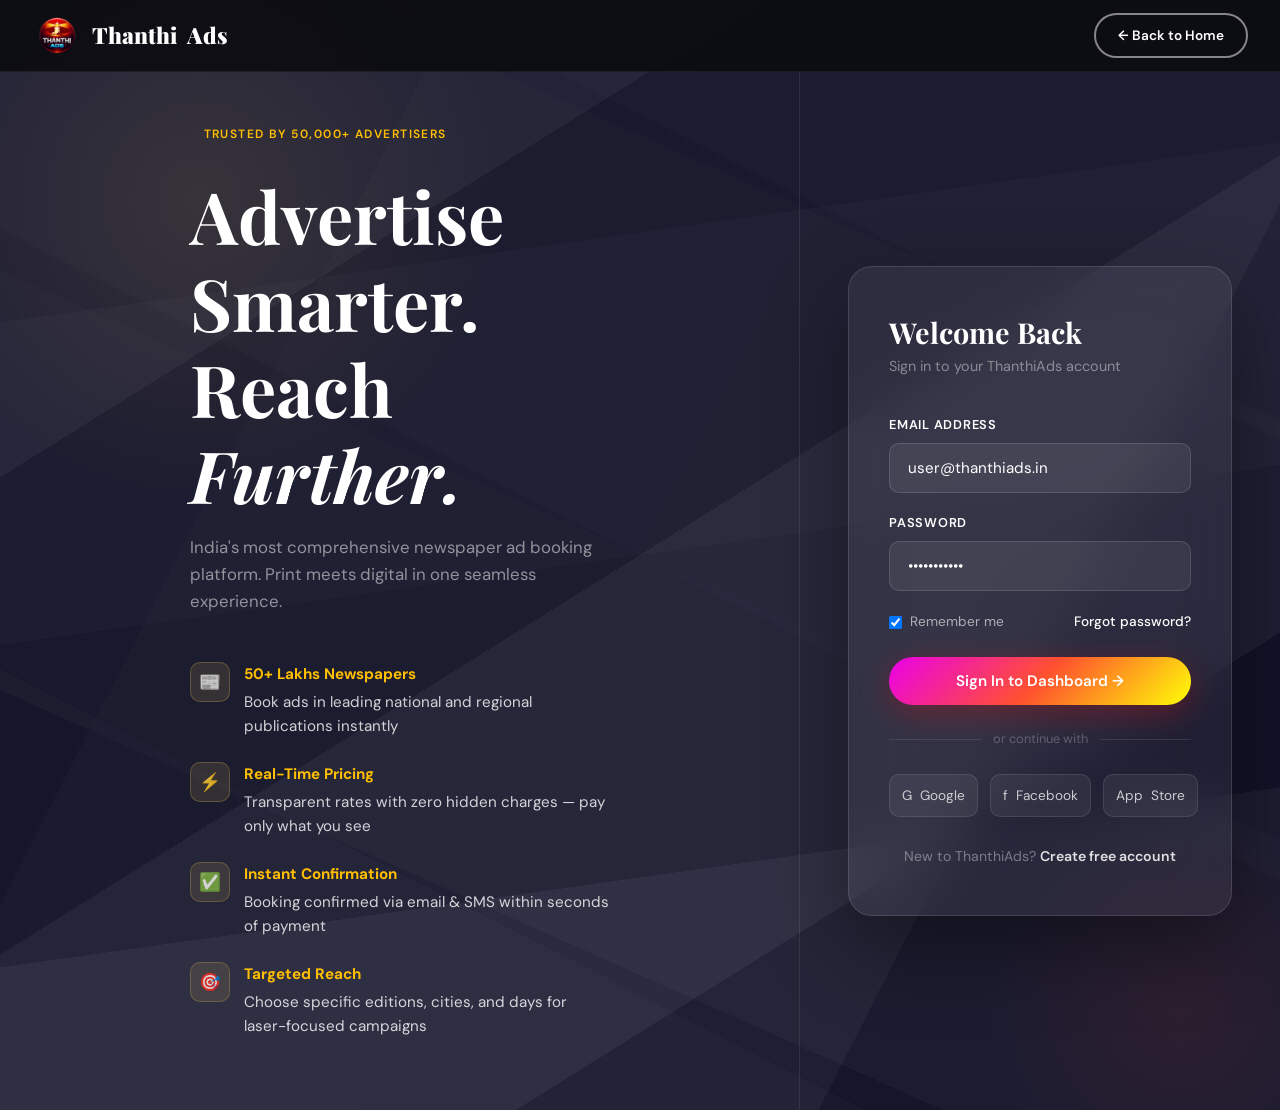
<file: dashboard.html>
<!DOCTYPE html>
<html lang="en">
<head>
  <meta charset="UTF-8" />
  <meta name="viewport" content="width=device-width, initial-scale=1.0" />
  <title>Dashboard — AdPress</title>
  <link rel="stylesheet" href="style.css" />
  <style>
    :root{
    --glass-border: rgba(255, 255, 255, 0.111);
    --glass-border2: rgba(255, 255, 255, 0.055);
    --glass-border3: rgba(255, 255, 255, 0.158);
    --gradient-text: linear-gradient(to right, #FF512F 0% , #ff177f 100%);
    }
    .form-group-light { margin-bottom: 20px; }
    .section-title-sm { font-size:1rem; font-weight:700; color:#666; letter-spacing:0.06em; text-transform:uppercase; margin-bottom:12px; font-family:'DM Sans',sans-serif; }
    .alert-info { background:rgba(201,168,76,0.1); border:1px solid rgba(201,168,76,0.25); border-radius:10px; padding:14px 18px; font-size:0.88rem; color:#8a6a1f; margin-bottom:20px; }
    .mobile-sidebar-toggle {
      display:none;
      position:fixed; bottom:24px; right:24px;
      width:52px; height:52px;
      background:var(--gradient-gold);
      border-radius:50%;
      border:none;
      font-size:1.4rem;
      cursor:pointer;
      z-index:500;
      box-shadow:0 8px 24px rgba(201,168,76,0.4);
    }
    .panel-title h4{
      background: var(--gradient-text);
      --webkit-background-clip: text;
      --webkit-text-fill-color:transparent;
    }
    @media(max-width:768px){ .mobile-sidebar-toggle{display:flex; align-items:center; justify-content:center;} }

    /* ── Step 5: City & Price — Mobile Responsive ── */
    @media(max-width:768px) {
      /* Wrap table in a horizontal scroll container as a base safety net */
      .pricing-table { overflow-x: auto; -webkit-overflow-scrolling: touch; }

      /* Hide the standard table and switch to card layout */
      .pricing-table table thead { display: none; }
      .pricing-table table, 
      .pricing-table tbody, 
      .pricing-table tr, 
      .pricing-table td { display: block; width: 100%; box-sizing: border-box;}

      .pricing-table tbody tr {
        border: 1px solid #e8e4dc38;
        border-radius: 12px;
        margin: 10px 12px;
        padding: 14px 16px;
        background: var(--gradient-card);
        box-shadow: 0 2px 8px rgba(0,0,0,0.05);
        width: calc(100% - 24px);
      }

      .pricing-table tbody td {
        padding: 4px 0;
        font-size: 0.9rem;
        text-align: left;
        border: none;
      }

      /* Hide rank column on mobile to save space */
      .pricing-table tbody td:first-child { display: none; }

      /* City name — make it a header-like row */
      .pricing-table tbody td:nth-child(2) {
        font-size: 1rem;
        font-weight: 700;
        color: white;
        padding-bottom: 8px;
        border-bottom: 1px solid #f0ece3;
        margin-bottom: 6px;
        display: block;
      }

      /* Day pills row */
      .pricing-table tbody td:nth-child(3) { padding: 6px 0;}

      /* Price row — show label */
      .pricing-table tbody td:nth-child(4)::before {
        content: "Price: ";
        font-size: 0.75rem;
        font-weight: 600;
        color: #ffffff;
        text-transform: uppercase;
        letter-spacing: 0.05em;
        display: block;
        margin-bottom: 2px;
        
      }

      /* Action button — full width, prominent */
      .pricing-table tbody td:nth-child(5) {
        padding-top: 12px;
        margin-top: 4px;
      }
      .pricing-table tbody td:nth-child(5) .btn {
        width: 100%;
        display: block;
        text-align: center;
        padding: 12px 20px;
        font-size: 0.95rem;
        box-sizing: border-box;
        background: var(--gradient-color);
      }
      .dashboard-topbar .user-info{
        display: none;
      }
      .topbar-notif2{
        display: none;
      }
    }

    /*css desktop*/
    .pricing-table tbody td:nth-child(5) .btn {
        background: var(--gradient-color);
    }
    
    .price-tag{
      color: #ffbf00;
    }

    .price-tag span{
      color: #888;
    }
  </style>
</head>
<body style="color: white; background:var(--cream)">

<!-- ── SIDEBAR ── -->
<aside class="dashboard-sidebar" id="sidebar">
  <div class="sidebar-logo">
    <a href="index.html" class="navbar-logo" style="color:#fff;">
      <img src="images/logo.png" style="width:50px;"> 
      Thanthi<span>Ads</span>
    </a>
  </div>

  <nav class="sidebar-nav">
    <div class="sidebar-section-title">Main</div>
    <a href="#" class="active"><span class="nav-icon">🏠</span> Dashboard</a>
    <a href="#" onclick="resetBooking()"><span class="nav-icon">➕</span> New Booking</a>
    <a href="#"><span class="nav-icon">📋</span> My Bookings <span class="nav-badge">3</span></a>
    <a href="#"><span class="nav-icon">📊</span> Analytics</a>

    <div class="sidebar-section-title">Tools</div>
    <a href="#"><span class="nav-icon">✏️</span> Ad Composer</a>
    <a href="#"><span class="nav-icon">💳</span> Billing</a>
    <a href="#"><span class="nav-icon">📁</span> Media Library</a>
    <a href="#"><span class="nav-icon">🔔</span> Notifications</a>

    <div class="sidebar-section-title">Account</div>
    <a href="#"><span class="nav-icon">⚙️</span> Settings</a>
    <a href="#"><span class="nav-icon">🤝</span> Support</a>
    <a href="#" onclick="logoutUser()"><span class="nav-icon">🚪</span> Logout</a>
  </nav>

  <div class="sidebar-footer">
    <div class="sidebar-user">
      <div class="avatar" id="sidebarAvatar" style="color: white;">U</div>
      <div class="user-info">
        <div class="user-name" id="sidebarName">User</div>
        <div class="user-plan" style="color: white;">✦ Pro Plan</div>
      </div>
    </div>
  </div>
</aside>

<!-- ── MAIN ── -->
<div class="dashboard-main">

  <!-- Topbar -->
  <div class="dashboard-topbar" style="background-color:rgb(10, 6, 12); border:none;">
    <div class="topbar-left">
      <div>
        <h2 style="color:white">Book Ads</h2>
        <div class="breadcrumb">Dashboard → <span id="breadcrumbStep" style="color: #ffd54f; border-color:#ffd54f;">Select Ad Type</span></div>
      </div>
    </div>
    <div class="topbar-right">
      <div class="topbar-notif">🔔<div class="notif-dot"></div></div>
      <div class="topbar-notif2">📁</div>
      <div class="sidebar-user" style="background:transparent; border:none; padding:0; gap:10px;">
        <div class="avatar" id="topbarAvatar" style="width:36px; height:36px; font-size:0.8rem; color: white;">U</div>
        <div class="user-info">
          <div class="user-name" id="topbarName" style="color:white;">User</div>
          <div class="user-plan" style="color:rgba(255,255,255,0.6);">Pro Plan</div>
        </div>
      </div>
    </div>
  </div>

  <!-- Content -->
  <div class="dashboard-content">

    <!-- Booking Steps Indicator -->
    <div class="booking-steps" id="bookingSteps" style="background: var(--glass-border2);">
      <div class="step active" id="stepInd0">
        <div class="step-num">1</div>
        <div class="step-label">Ad Type</div>
      </div>
      <div class="step-connector" id="conn0"></div>
      <div class="step" id="stepInd1">
        <div class="step-num">2</div>
        <div class="step-label">Category</div>
      </div>
      <div class="step-connector" id="conn1"></div>
      <div class="step" id="stepInd2">
        <div class="step-num">3</div>
        <div class="step-label">Format</div>
      </div>
      <div class="step-connector" id="conn2"></div>
      <div class="step" id="stepInd3">
        <div class="step-num">4</div>
        <div class="step-label">Newspaper</div>
      </div>
      <div class="step-connector" id="conn3"></div>
      <div class="step" id="stepInd4">
        <div class="step-num">5</div>
        <div class="step-label">City & Price</div>
      </div>
      <div class="step-connector" id="conn4"></div>
      <div class="step" id="stepInd5">
        <div class="step-num">6</div>
        <div class="step-label">Ad Size</div>
      </div>
      <div class="step-connector" id="conn5"></div>
      <div class="step" id="stepInd6">
        <div class="step-num">7</div>
        <div class="step-label">Date & Book</div>
      </div>
      <div class="step-connector" id="conn6"></div>
      <div class="step" id="stepInd7">
        <div class="step-num">8</div>
        <div class="step-label">Payment</div>
      </div>
    </div>

    <!-- ═══ STEP 1: AD TYPE ═══ -->
    <div class="step-panel active" id="panel0">
      <div class="panel-title"> Choose Your Ad Type  </div>
      <p class="panel-sub">Select the format that best fits your advertising goal</p>
      <div class="adtype-grid">
        <div class="adtype-card" onclick="selectAdType(this, 'Classified Text Ad')" style="background: var(--glass-border); border:2px solid rgba(255,255,255,0.15);">
          <div class="check">✓</div>
          <div class="adtype-icon"> <img src="images/dashboard image 1.gif">  </div>
          <h3 style="color: #ffd54f; border-color:#ffd54f;">Classified Text Ad</h3>
          <p>Simple text-based ads charged per word or line. Ideal for matrimonial, jobs, property, lost & found.</p>
        </div>
        <div class="adtype-card" onclick="selectAdType(this, 'Classified Display Ad')" style="background: var(--glass-border); border:2px solid rgba(255,255,255,0.15);">
          <div class="check">✓</div>
          <div class="adtype-icon"> <img src="images/dashboard image 2.gif"> </div>
          <h3 style="color: #ffd54f; border-color:#ffd54f;">Classified Display Ad</h3>
          <p>Combine text with images in a bordered box. Great for business announcements and product promos.</p>
        </div>
        <div class="adtype-card" onclick="selectAdType(this, 'Display Ad')" style="background: var(--glass-border); border:2px solid rgba(255,255,255,0.15);">
          <div class="check">✓</div>
          <div class="adtype-icon"> <img src="images/dashboard image 3.gif"> </div>
          <h3 style="color: #ffd54f; border-color:#ffd54f;">Display Ad</h3>
          <p>Full creative display with custom size options. Maximum impact for brand campaigns and events.</p>
        </div>
      </div>
    </div>

    <!-- ═══ STEP 2: CATEGORY ═══ -->
    <div class="step-panel" id="panel1">
      <div class="panel-title">Select a Category</div>
      <p class="panel-sub">Choose the most relevant category for your advertisement</p>
      <div class="category-grid">
        <div class="category-card" onclick="selectCategory(this, 'Matrimonial')">
          <div class="cat-icon"> 💍 </div>
          <div class="cat-name">Matrimonial</div>
        </div>
        <div class="category-card" onclick="selectCategory(this, 'Property')">
          <div class="cat-icon">🏠</div>
          <div class="cat-name">Property</div>
        </div>
        <div class="category-card" onclick="selectCategory(this, 'Jobs')">
          <div class="cat-icon">💼</div>
          <div class="cat-name">Jobs</div>
        </div>
        <div class="category-card" onclick="selectCategory(this, 'Business')">
          <div class="cat-icon">🏢</div>
          <div class="cat-name">Business</div>
        </div>
        <div class="category-card" onclick="selectCategory(this, 'Vehicles')">
          <div class="cat-icon">🚗</div>
          <div class="cat-name">Vehicles</div>
        </div>
        <div class="category-card" onclick="selectCategory(this, 'Education')">
          <div class="cat-icon">🎓</div>
          <div class="cat-name">Education</div>
        </div>
        <div class="category-card" onclick="selectCategory(this, 'Public Notice')">
          <div class="cat-icon">📢</div>
          <div class="cat-name">Public Notice</div>
        </div>
        <div class="category-card" onclick="selectCategory(this, 'Lost & Found')">
          <div class="cat-icon">🔍</div>
          <div class="cat-name">Lost & Found</div>
        </div>
        <div class="category-card" onclick="selectCategory(this, 'Obituary')">
          <div class="cat-icon">🕊️</div>
          <div class="cat-name">Obituary</div>
        </div>
        <div class="category-card" onclick="selectCategory(this, 'Travel')">
          <div class="cat-icon">✈️</div>
          <div class="cat-name">Travel</div>
        </div>
        <div class="category-card" onclick="selectCategory(this, 'Rental')">
          <div class="cat-icon">🔑</div>
          <div class="cat-name">Rental</div>
        </div>
      </div>
    </div>

    <!-- ═══ STEP 3: FORMAT ═══ -->
    <div class="step-panel" id="panel2">
      <div class="panel-title">Choose Ad Format</div>
      <p class="panel-sub">Understanding the difference helps you pick the best format for your budget and goal</p>
      <div class="format-grid">
        <div class="format-card" onclick="selectFormat(this, 'Classified')">
          <div class="format-card-header"> <img src="images/format image 1.jpeg" style="width: 520px;"> </div>
          <div class="format-card-body">
            <h3>Classified Ad</h3>
            <p  style="color: rgba(255,255,255,0.6);">Text-only ads that appear in the classified section of the newspaper. Charged per word, line, or character. Appears alongside similar category ads. Cost-effective for high volumes.</p>
            <span class="format-tag tag-popular">Most Popular</span>
            <span class="format-tag"  style="background:rgba(255, 255, 255, 0.205); color:#ffffff;" >Budget Friendly</span>
          </div>
        </div>
        <div class="format-card" onclick="selectFormat(this, 'Display')">
          <div class="format-card-header"> <img src="images/format image 2.jpeg" style="width: 520px;"> </div>
          <div class="format-card-body">
            <h3>Display Ad</h3>
            <p  style="color: rgba(255,255,255,0.6);">Visual ads with images, logos, custom typography, and creative designs. Can appear anywhere in the newspaper. Charged per column centimeter (cc) or per page fraction. High visibility.</p>
            <span class="format-tag tag-display">High Impact</span>
            <span class="format-tag" style="background:rgba(255, 255, 255, 0.205); color:#ffffff;">Brand Building</span>
          </div>
        </div>
      </div>
    </div>

    <!-- ═══ STEP 4: NEWSPAPER TYPE ═══ -->
    <div class="step-panel" id="panel3">
      <div class="panel-title">Select Newspaper Type</div>
      <p class="panel-sub">Choose the publication category that matches your audience</p>
      <div class="newstype-grid">
        <div class="newstype-card" onclick="selectNewsType(this, 'Main Newspaper')">
          <div class="check" style="color: #ffd54f; border-color:#ffd54f;">✓</div>
          <span class="newstype-badge" style="background:var(--gradient-color); color:white;">General</span>
          <div style="font-size:3rem; margin-bottom:12px;"> <img src="images/newspaper 1.jpg"> </div>
          <h3>Main Newspaper</h3>
          <p style="font-size:0.85rem; color:#888; margin:0;">National and regional dailies with widest readership</p>
        </div>
        <div class="newstype-card" onclick="selectNewsType(this, 'Obituary / Personal')">
          <div class="check" style="color: #ffd54f; border-color:#ffd54f;">✓</div>
          <span class="newstype-badge" style="background:var(--gradient-color); color:white;">Personal</span>
          <div style="font-size:3rem; margin-bottom:12px;"> <img src="images/newspaper 2.jpg"> </div>
          <h3>Personal</h3>
          <p style="font-size:0.85rem; color:#888; margin:0;">Death notices, tributes, and personal announcements</p>
        </div>
        <div class="newstype-card" onclick="selectNewsType(this, 'Appointment')">
          <div class="check" style="color: #ffd54f; border-color:#ffd54f;">✓</div>
          <span class="newstype-badge" style="background:var(--gradient-color); color:white;">Recruitment</span>
          <div style="font-size:3rem; margin-bottom:12px;"> <img src="images/newspaper 3.jpg"> </div>
          <h3>Appointment</h3>
          <p style="font-size:0.85rem; color:#888; margin:0;">Government and corporate job vacancy announcements</p>
        </div>
        <div class="newstype-card" onclick="selectNewsType(this, 'Public Notice')">
          <div class="check" style="color: #ffd54f; border-color:#ffd54f;">✓</div>
          <span class="newstype-badge" style="background:var(--gradient-color); color:white;">Legal</span>
          <div style="font-size:3rem; margin-bottom:12px;"> <img src="images/newspaper 4.jpg"> </div>
          <h3>Public Notice</h3>
          <p style="font-size:0.85rem; color:#888; margin:0;">Court notices, tenders, name change, legal notices</p>
        </div>
      </div>
    </div>

    <!-- ═══ STEP 5: CITY & PRICING ═══ -->
    <div class="step-panel" id="panel4">
      <div class="panel-title">Select City & Edition</div>
      <p class="panel-sub">Choose your target city. Prices vary by edition and publication day.</p>
      <div class="alert-info">💡 All prices are per insertion. Sunday editions may be priced differently.</div>
      <div class="pricing-table">
        <table>
          <thead>
            <tr>
              <th>#</th>
              <th>City</th>
              <th>Publishing Days</th>
              <th>Starting Price</th>
              <th>Action</th>
            </tr>
          </thead>
          <tbody id="cityTableBody">
          </tbody>
        </table>
      </div>
    </div>

    <!-- ═══ STEP 6: AD SIZE ═══ -->
    <div class="step-panel" id="panel5">
      <div class="panel-title">Select Ad Size</div>
      <p class="panel-sub">Choose the size that fits your budget and visibility needs</p>
      <div class="size-grid" id="sizeGrid">
        <div class="size-card" onclick="selectSize(this, 'Full Page', 45000)">
          <div class="size-visual" style="height:100px;"> full jacket </div>
          <div class="size-name"> <img src="images/fullJacket.gif"> </div>
          <p class="size-dim">38cm × 53cm</p>
          <div class="size-price">₹45,000+</div>
        </div>
        <div class="size-card" onclick="selectSize(this, 'Half Page', 24000)">
          <div class="size-visual" style="height:100px;"> half-jacket </div>
          <div class="size-name"> <img src="images/half-jacket.png">  </div>
          <p class="size-dim">38cm × 26cm</p>
          <div class="size-price">₹24,000+</div>
        </div>
        <div class="size-card" onclick="selectSize(this, 'Quarter Page', 13000)">
          <div class="size-visual" style="height:100px;"> bookmarks </div>
          <div class="size-name"> <img src="images/bookmarks.png"> </div>
          <p class="size-dim">19cm × 26cm</p>
          <div class="size-price">₹13,000+</div>
        </div>
        <div class="size-card" onclick="selectSize(this, 'Jacket Ad', 85000)">
          <div class="size-visual" style="height:90px;">Jacket</div>
          <div class="size-name"> <img src="images/pointers.png"> </div>
          <p class="size-dim">Front + Back cover</p>
          <div class="size-price">₹85,000+</div>
        </div>
        <div class="size-card" onclick="selectSize(this, 'Bookmark Ad', 8500)">
          <div class="size-visual" style="height:60px;">Bookmark</div>
          <div class="size-name"> <img src="images/skybus.png"> </div>
          <p class="size-dim">6cm × 25cm</p>
          <div class="size-price">₹8,500+</div>
        </div>
        <div class="size-card" onclick="selectSize(this, 'Pointer Ad', 5200)">
          <div class="size-visual" style="height:50px;">Pointer</div>
          <div class="size-name"> <img src="images/advertorial.png"> </div>
          <p class="size-dim">4cm × 4cm</p>
          <div class="size-price">₹5,200+</div>
        </div>
      </div>
    </div>

    <!-- ═══ STEP 7: DATE & BOOKING ═══ -->
    <div class="step-panel" id="panel6">
      <div class="panel-title">Schedule Your Ad</div>
      <p class="panel-sub">Pick a publication date and review your order</p>
      <div class="booking-form-grid">
        <div class="booking-form-main">
          <div class="form-group-light">
            <label class="section-title-sm" style="color: white;">Publication Date</label>
            <input type="date" id="pubDate" class="date-picker-custom" />
          </div>
          <div class="form-group-light" style="margin-top:24px;">
            <label class="section-title-sm" style="color: white;">Select Edition</label>
            <div class="edition-selector" id="editionSelector">
              <div class="edition-opt selected"  onclick="toggleEdition(this)">All India</div>
              <div class="edition-opt" onclick="toggleEdition(this)">North</div>
              <div class="edition-opt" onclick="toggleEdition(this)">South</div>
              <div class="edition-opt" onclick="toggleEdition(this)">East</div>
              <div class="edition-opt" onclick="toggleEdition(this)">West</div>
              <div class="edition-opt" onclick="toggleEdition(this)">Chennai</div>
              <div class="edition-opt" onclick="toggleEdition(this)">Delhi</div>
              <div class="edition-opt" onclick="toggleEdition(this)">Mumbai</div>
            </div>
          </div>
          <div class="form-group-light" style="margin-top:24px;">
            <label class="section-title-sm" style="color: white;">Ad Content Preview</label>
            <textarea rows="4" class="input-light" style="resize:vertical; width:100%;" placeholder="Your ad text will appear here. For display ads, your image will be shown."></textarea>
          </div>
          <button class="btn btn-primary btn-full" style="margin-top:24px; color:white;" onclick="goToStep(7)">
            Proceed to Payment →
          </button>
        </div>
        <div class="booking-summary">
          <h4 style="color: #ffbf00;"> Booking Summary</h4>
          <div class="summary-row"><span class="label">Ad Type</span><span class="value" id="sumAdType">—</span></div>
          <div class="summary-row"><span class="label">Category</span><span class="value" id="sumCategory">—</span></div>
          <div class="summary-row"><span class="label">Newspaper</span><span class="value" id="sumNewspaper">—</span></div>
          <div class="summary-row"><span class="label">City</span><span class="value" id="sumCity">—</span></div>
          <div class="summary-row"><span class="label">Size</span><span class="value" id="sumSize">—</span></div>
          <div class="summary-row"><span class="label">Base Price</span><span class="value" id="sumBasePrice">—</span></div>
          <div class="summary-row"><span class="label">GST (18%)</span><span class="value" id="sumGST">—</span></div>
          <div class="summary-total">
            <div class="total-label">Total Amount</div>
            <div class="total-amount" id="sumTotal"><span>₹</span>—</div>
          </div>
          <p style="font-size:0.78rem; color:rgba(255,255,255,0.4); text-align:center;">🔒 Secure 256-bit SSL encryption</p>
        </div>
      </div>
    </div>

    <!-- ═══ STEP 8: PAYMENT ═══ -->
    <div class="step-panel" id="panel7">
      <div class="panel-title">Complete Payment</div>
      <p class="panel-sub">Choose your preferred payment method to confirm the booking</p>
      <div class="payment-grid">
        <div class="payment-main">
          <div class="payment-methods">
            <div class="payment-tab active" onclick="switchPayment(this, 'upi')">
              <span class="tab-icon">📱</span>
              UPI
            </div>
            <div class="payment-tab" onclick="switchPayment(this, 'card')">
              <span class="tab-icon">💳</span>
              Debit / Credit Card
            </div>
            <div class="payment-tab" onclick="switchPayment(this, 'netbanking')">
              <span class="tab-icon">🏦</span>
              Net Banking
            </div>
          </div>

          <!-- UPI Panel -->
          <div class="payment-panel active" id="pay-upi">
            <p class="section-title-sm" style="color: white;">Enter UPI ID</p>
            <div class="upi-input-wrap">
              <input type="text" class="form-input-light" placeholder="yourname@upi" value="user@okaxis" />
              <button class="btn btn-dark" onclick="verifyUPI(this)">Verify</button>
            </div>
            <p class="section-title-sm" style="margin-top:24px; color:white;">Or pay with</p>
            <div class="upi-apps">
              <div class="upi-app" onclick="selectUPIApp(this)"> <img src="images/google.jpg" style="width: 20px;"> GPay</div>
              <div class="upi-app" onclick="selectUPIApp(this)"> <img src="images/phonepay.webp" style="width: 20px;"> PhonePe</div>
              <div class="upi-app" onclick="selectUPIApp(this)"> <img src="images/paytm.webp" style="width: 20px;"> Paytm</div>
              <div class="upi-app" onclick="selectUPIApp(this)"> <img src="images/BHIM logo.webp" style="width: 20px;"> BHIM</div>
              <div class="upi-app" onclick="selectUPIApp(this)"> <img src="images/amazonpay logo.png" style="width: 20px;"> Amazon Pay</div>
            </div>
          </div>

          <!-- Card Panel -->
          <div class="payment-panel" id="pay-card">
            <div class="card-form-grid">
              <div class="full">
                <label class="input-label" style="color: white;">Card Number</label>
                <input type="text" class="input-light" placeholder="1234  5678  9012  3456" maxlength="19" oninput="formatCard(this)" />
              </div>
              <div class="full">
                <label class="input-label" style="color: white;">Name on Card</label>
                <input type="text" class="input-light" placeholder="JOHN DOE" />
              </div>
              <div>
                <label class="input-label" style="color: white;">Expiry Date</label>
                <input type="text" class="input-light" placeholder="MM / YY" maxlength="7" />
              </div>
              <div>
                <label class="input-label" style="color: white;">CVV</label>
                <input type="password" class="input-light" placeholder="•••" maxlength="3" />
              </div>
            </div>
          </div>

          <!-- Net Banking Panel -->
          <div class="payment-panel" id="pay-netbanking">
            <p class="section-title-sm" style="color: white;">Select Your Bank</p>
            <div class="bank-list">
              <div class="bank-item" onclick="selectBank(this)"><span>🔵</span> SBI</div>
              <div class="bank-item" onclick="selectBank(this)"><span>🔴</span> HDFC Bank</div>
              <div class="bank-item" onclick="selectBank(this)"><span>🟠</span> ICICI Bank</div>
              <div class="bank-item" onclick="selectBank(this)"><span>🟢</span> Axis Bank</div>
              <div class="bank-item" onclick="selectBank(this)"><span>🔷</span> Kotak Mahindra</div>
              <div class="bank-item" onclick="selectBank(this)"><span>⚫</span> Bank of Baroda</div>
              <div class="bank-item" onclick="selectBank(this)"><span>🟡</span> Punjab National</div>
              <div class="bank-item" onclick="selectBank(this)"><span>🔴</span> Yes Bank</div>
            </div>
          </div>

          <button class="btn btn-primary btn-full" style="margin-top:32px; font-size:1.05rem; padding:18px 32px; color:white;" onclick="confirmBooking()">
            Confirm & Pay <span id="payBtnAmt"></span>
          </button>
          <p style="text-align:center; font-size:0.78rem; color:#aaa; margin-top:12px;">Your payment is 100% secure. We use 256-bit SSL encryption.</p>
        </div>

        <div class="booking-summary">
          <h4 style="color: #ffbf00;">Order Summary</h4>
          <div class="summary-row"><span class="label">Ad Type</span><span class="value" id="payAdType">—</span></div>
          <div class="summary-row"><span class="label">Category</span><span class="value" id="payCat">—</span></div>
          <div class="summary-row"><span class="label">City</span><span class="value" id="payCity">—</span></div>
          <div class="summary-row"><span class="label">Ad Size</span><span class="value" id="paySize">—</span></div>
          <div class="summary-row"><span class="label">Publish Date</span><span class="value" id="payDate">—</span></div>
          <div class="summary-row"><span class="label">Base Price</span><span class="value" id="payBase">—</span></div>
          <div class="summary-row"><span class="label">GST (18%)</span><span class="value" id="payGST">—</span></div>
          <div class="summary-total">
            <div class="total-label">Amount Payable</div>
            <div class="total-amount" id="payTotal"><span>₹</span>—</div>
          </div>
        </div>
      </div>
    </div>

  </div><!-- end dashboard-content -->
</div><!-- end dashboard-main -->

<!-- ── SUCCESS MODAL ── -->
<div class="modal-overlay" id="successModal">
  <div class="modal-card">
    <div class="modal-icon">✓</div>
    <h2>Booking Confirmed!</h2>
    <p>Your advertisement has been successfully booked and sent for review.</p>
    <p style="font-size:0.85rem;">You will receive a confirmation email with your ad proof within 2 hours.</p>
    <div class="booking-id">Booking ID: <span id="bookingIdDisplay">—</span></div>
    <div style="display:flex; gap:12px; justify-content:center; flex-wrap:wrap; margin-top:8px;">
      <button class="btn btn-primary" onclick="resetBooking()" style="color: white;"> Book Another Ad</button>
      <button class="btn btn-dark" onclick="closeModal()">View Dashboard</button>
    </div>
  </div>
</div>

<!-- Mobile sidebar toggle -->
<button class="mobile-sidebar-toggle" onclick="toggleSidebar()">☰</button>

<script src="api.js"></script>
<script src="script.js"></script>
<script>
/* ══════════════════════════════════
   DASHBOARD LOGIC
══════════════════════════════════ */

// Protect dashboard - redirect if not logged in
requireAuth();

const currentUser = getUser();
const userName = currentUser.firstName 
  ? currentUser.firstName + ' ' + currentUser.lastName 
  : localStorage.getItem('user_name') || 'User';
const userEmail = currentUser.email || localStorage.getItem('user_email') || 'user@adpress.in';

const initials = userName.slice(0, 2).toUpperCase();
document.getElementById('sidebarAvatar').textContent = initials;
document.getElementById('topbarAvatar').textContent = initials;
document.getElementById('sidebarName').textContent = userName;
document.getElementById('topbarName').textContent = userName;

// State
let booking = JSON.parse(localStorage.getItem('booking') || '{}');
let currentStep = 0;

const stepLabels = ['Select Ad Type','Select Category','Choose Format','Select Newspaper','City & Pricing','Ad Size','Date & Booking','Payment'];

// Set today as default date
const today = new Date(); today.setDate(today.getDate() + 2);
const dateInput = document.getElementById('pubDate');
if (dateInput) dateInput.value = today.toISOString().split('T')[0];

// City Data
const cities = [
  { name: 'Chennai', days: ['Mon','Tue','Wed','Thu','Fri','Sat','Sun'], price: 3200, newspaper: 'Daily Thanthi / TamilNadu' },
  { name: 'Madurai', days: ['Mon','Wed','Fri','Sun'], price: 1800, newspaper: 'Daily Thanthi / TamilNadu' },
  { name: 'Coimbatore', days: ['Mon','Tue','Wed','Thu','Fri','Sat'], price: 2100, newspaper: 'Daily Thanthi / TamilNadu' },
  { name: 'Salem', days: ['Mon','Wed','Fri'], price: 1400, newspaper: 'Daily Thanthi / TamilNadu' },
  { name: 'Tirunelveli', days: ['Tue','Thu','Sat'], price: 1200, newspaper: 'Daily Thanthi / TamilNadu' },
  { name: 'Erode', days: ['Mon','Wed','Sat'], price: 1100, newspaper: 'Daily Thanthi / TamilNadu' },
  { name: 'Thanjavur', days: ['Mon','Thu','Sun'], price: 1000, newspaper: 'Daily Thanthi / TamilNadu' },
  { name: 'Cuddalore', days: ['Tue','Fri'], price: 900, newspaper: 'Daily Thanthi / TamilNadu' },
  { name: 'Nagercoil', days: ['Mon','Wed','Fri'], price: 1050, newspaper: 'Daily Thanthi / TamilNadu' },
  { name: 'Vellore', days: ['Tue','Thu','Sat'], price: 1150, newspaper: 'Daily Thanthi / TamilNadu' },
  { name: 'Trichy', days: ['Mon','Tue','Wed','Thu','Fri','Sat','Sun'], price: 1900, newspaper: 'Daily Thanthi / TamilNadu' },
  { name: 'Tiruppur', days: ['Mon','Wed','Fri','Sun'], price: 1300, newspaper: 'Daily Thanthi / TamilNadu' },
  { name: 'Pondicherry', days: ['Mon','Wed','Sat'], price: 1400, newspaper: 'Daily Thanthi' },
  { name: 'Kanchipuram', days: ['Tue','Thu'], price: 950, newspaper: 'Daily Thanthi / TamilNadu' },
  { name: 'Villupuram', days: ['Mon','Fri'], price: 850, newspaper: 'Daily Thanthi / TamilNadu' },
  { name: 'Thoothukudi', days: ['Tue','Sat'], price: 1000, newspaper: 'Daily Thanthi / TamilNadu' },
  { name: 'Karur', days: ['Wed','Sat'], price: 880, newspaper: 'Daily Thanthi / TamilNadu' },
  { name: 'Krishnagiri', days: ['Mon','Thu'], price: 820, newspaper: 'Daily Thanthi / TamilNadu' },
];

function buildCityTable() {
  const tbody = document.getElementById('cityTableBody');
  tbody.innerHTML = '';
  cities.forEach((c, i) => {
    const allDays = ['Mon','Tue','Wed','Thu','Fri','Sat','Sun'];
    const dayPills = allDays.map(d =>
      `<span class="day-pill ${c.days.includes(d) ? 'active' : ''}">${d}</span>`
    ).join('');
    tbody.innerHTML += `
      <tr>
        <td><span class="city-rank">${i+1}</span></td>
        <td><strong>${c.name}</strong><br><span style="font-size:0.78rem; color:#aaa;">${c.newspaper}</span></td>
        <td><div class="day-pills">${dayPills}</div></td>
        <td><div class="price-tag">₹${c.price.toLocaleString()} <span>/insertion</span></div></td>
        <td><button class="btn btn-dark btn-sm" onclick="selectCity('${c.name}', ${c.price})">Select →</button></td>
      </tr>`;
  });
}
buildCityTable();

/* ── Step Navigation ── */
function goToStep(n) {
  document.getElementById('panel' + currentStep).classList.remove('active');
  document.getElementById('stepInd' + currentStep).classList.remove('active');
  document.getElementById('stepInd' + currentStep).classList.add('done');
  if (currentStep < 7) document.getElementById('conn' + currentStep).classList.add('done');

  currentStep = n;
  document.getElementById('panel' + n).classList.add('active');
  document.getElementById('stepInd' + n).classList.remove('done');
  document.getElementById('stepInd' + n).classList.add('active');
  document.querySelector('.dashboard-content').scrollTop = 0;
  window.scrollTo(0, 0);

  document.getElementById('breadcrumbStep').textContent = stepLabels[n];
  localStorage.setItem('booking', JSON.stringify(booking));
  updateSummary();
}

/* ── Selections ── */
function selectAdType(el, type) {
  document.querySelectorAll('.adtype-card').forEach(c => c.classList.remove('selected'));
  el.classList.add('selected');
  booking.adType = type;
  setTimeout(() => goToStep(1), 400);
}

function selectCategory(el, cat) {
  document.querySelectorAll('.category-card').forEach(c => c.classList.remove('selected'));
  el.classList.add('selected');
  booking.category = cat;
  setTimeout(() => goToStep(2), 350);
}

function selectFormat(el, fmt) {
  document.querySelectorAll('.format-card').forEach(c => c.style.borderColor = '#e8e4dc');
  el.style.borderColor = 'var(--gold)';
  booking.format = fmt;
  setTimeout(() => goToStep(3), 350);
}

function selectNewsType(el, type) {
  document.querySelectorAll('.newstype-card').forEach(c => c.classList.remove('selected'));
  el.classList.add('selected');
  booking.newsType = type;
  setTimeout(() => goToStep(4), 350);
}

function selectCity(city, price) {
  booking.city = city;
  booking.cityPrice = price;
  goToStep(5);
}

function selectSize(el, size, price) {
  document.querySelectorAll('.size-card').forEach(c => c.classList.remove('selected'));
  el.classList.add('selected');
  booking.size = size;
  booking.sizePrice = price;
  setTimeout(() => goToStep(6), 350);
}

/* ── Summary ── */
function updateSummary() {
  const base = (booking.cityPrice || 0) + (booking.sizePrice || 0);
  const gst = Math.round(base * 0.18);
  const total = base + gst;
  booking.basePrice = base;
  booking.gst = gst;
  booking.total = total;

  const date = document.getElementById('pubDate')?.value || '';

  const fields = {
    sumAdType: booking.adType, sumCategory: booking.category,
    sumNewspaper: booking.newsType, sumCity: booking.city, sumSize: booking.size,
    sumBasePrice: base ? '₹' + base.toLocaleString() : '—',
    sumGST: gst ? '₹' + gst.toLocaleString() : '—',
    payAdType: booking.adType, payCat: booking.category,
    payCity: booking.city, paySize: booking.size,
    payDate: date, payBase: base ? '₹' + base.toLocaleString() : '—',
    payGST: gst ? '₹' + gst.toLocaleString() : '—',
  };
  for (const [id, val] of Object.entries(fields)) {
    const el = document.getElementById(id);
    if (el) el.textContent = val || '—';
  }

  const totalStr = total ? total.toLocaleString() : '—';
  const el1 = document.getElementById('sumTotal');
  if (el1) el1.innerHTML = `<span>₹</span>${totalStr}`;
  const el2 = document.getElementById('payTotal');
  if (el2) el2.innerHTML = `<span>₹</span>${totalStr}`;
  const el3 = document.getElementById('payBtnAmt');
  if (el3) el3.textContent = total ? `— ₹${total.toLocaleString()}` : '';
}

/* ── Payment ── */
function switchPayment(tab, panelId) {
  document.querySelectorAll('.payment-tab').forEach(t => t.classList.remove('active'));
  document.querySelectorAll('.payment-panel').forEach(p => p.classList.remove('active'));
  tab.classList.add('active');
  document.getElementById('pay-' + panelId).classList.add('active');
}

function verifyUPI(btn) {
  btn.textContent = '✓ Verified';
  btn.style.background = '#27ae60';
}

function selectUPIApp(el) {
  document.querySelectorAll('.upi-app').forEach(a => a.style.borderColor = '#e8e4dc');
  el.style.borderColor = 'var(--gold)';
}

function formatCard(input) {
  let v = input.value.replace(/\s+/g, '').replace(/[^0-9]/gi, '');
  let matches = v.match(/\d{4,16}/g);
  let match = (matches && matches[0]) || '';
  let parts = [];
  for (let i = 0; i < match.length; i += 4) parts.push(match.substring(i, i + 4));
  input.value = parts.length ? parts.join('  ') : v;
}

function selectBank(el) {
  document.querySelectorAll('.bank-item').forEach(b => b.classList.remove('selected'));
  el.classList.add('selected');
}

async function confirmBooking() {
  const btn = document.querySelector('#panel7 .btn-primary');
  btn.textContent = '⏳ Processing Payment...';
  btn.disabled = true;

  try {
    const publishDate = document.getElementById('pubDate').value;

    // Step 1 - Create booking
    const bookingData = {
      adType:      booking.adType,
      category:    booking.category,
      format:      booking.format,
      newsType:    booking.newsType,
      city:        booking.city,
      newspaper:   booking.newsType,
      adSize:      booking.size,
      publishDate: publishDate,
      basePrice:   booking.basePrice,
      gst:         booking.gst,
      totalAmount: booking.total
    };

    const bookingResponse = await createBooking(bookingData);
    const bookingId = bookingResponse.booking._id;

    // Step 2 - Simulate payment
    const paymentMethod = document.querySelector('.payment-tab.active')?.textContent
      .trim().toLowerCase().includes('upi') ? 'upi'
      : document.querySelector('.payment-tab.active')?.textContent
      .trim().toLowerCase().includes('card') ? 'card' : 'netbanking';

    const paymentResponse = await fetch('https://adpress-backend.vercel.app/api/payments/simulate',  {
      method: 'POST',
      headers: {
        'Content-Type': 'application/json',
        'Authorization': `Bearer ${getToken()}`
      },
      body: JSON.stringify({ bookingId, method: paymentMethod })
    });

    const paymentData = await paymentResponse.json();

    if (!paymentData.success) throw new Error(paymentData.message);

    // Step 3 - Show success
    booking.bookingId = paymentData.booking.bookingId;
    booking.paymentId = paymentData.paymentId;
    booking.status = 'confirmed';
    localStorage.setItem('booking', JSON.stringify(booking));

    document.getElementById('bookingIdDisplay').textContent = booking.bookingId;
    document.getElementById('successModal').classList.add('show');

  } catch (error) {
    btn.textContent = '🔒 Confirm Booking & Pay';
    btn.disabled = false;
    alert('Payment failed: ' + error.message);
  }
}

function closeModal() {
  document.getElementById('successModal').classList.remove('show');
}

function resetBooking() {
  booking = {};
  localStorage.removeItem('booking');
  currentStep = 0;
  document.querySelectorAll('.step-panel').forEach(p => p.classList.remove('active'));
  document.querySelectorAll('.step').forEach(s => { s.classList.remove('active','done'); });
  document.querySelectorAll('.step-connector').forEach(c => c.classList.remove('done'));
  document.querySelector('#panel0').classList.add('active');
  document.querySelector('#stepInd0').classList.add('active');
  document.getElementById('breadcrumbStep').textContent = 'Select Ad Type';
  document.getElementById('successModal').classList.remove('show');
  document.querySelectorAll('.adtype-card, .category-card, .newstype-card, .size-card').forEach(c => c.classList.remove('selected'));
  updateSummary();
  window.scrollTo(0, 0);
  const btn = document.querySelector('#panel7 .btn-primary');
  if (btn) { btn.textContent = '🔒 Confirm Booking & Pay'; btn.disabled = false; }
}

function toggleSidebar() {
  document.getElementById('sidebar').classList.toggle('open');
}

function toggleEdition(el) {
  el.classList.toggle('selected');
}

// Init
updateSummary();
</script>
</body>
</html>
</file>
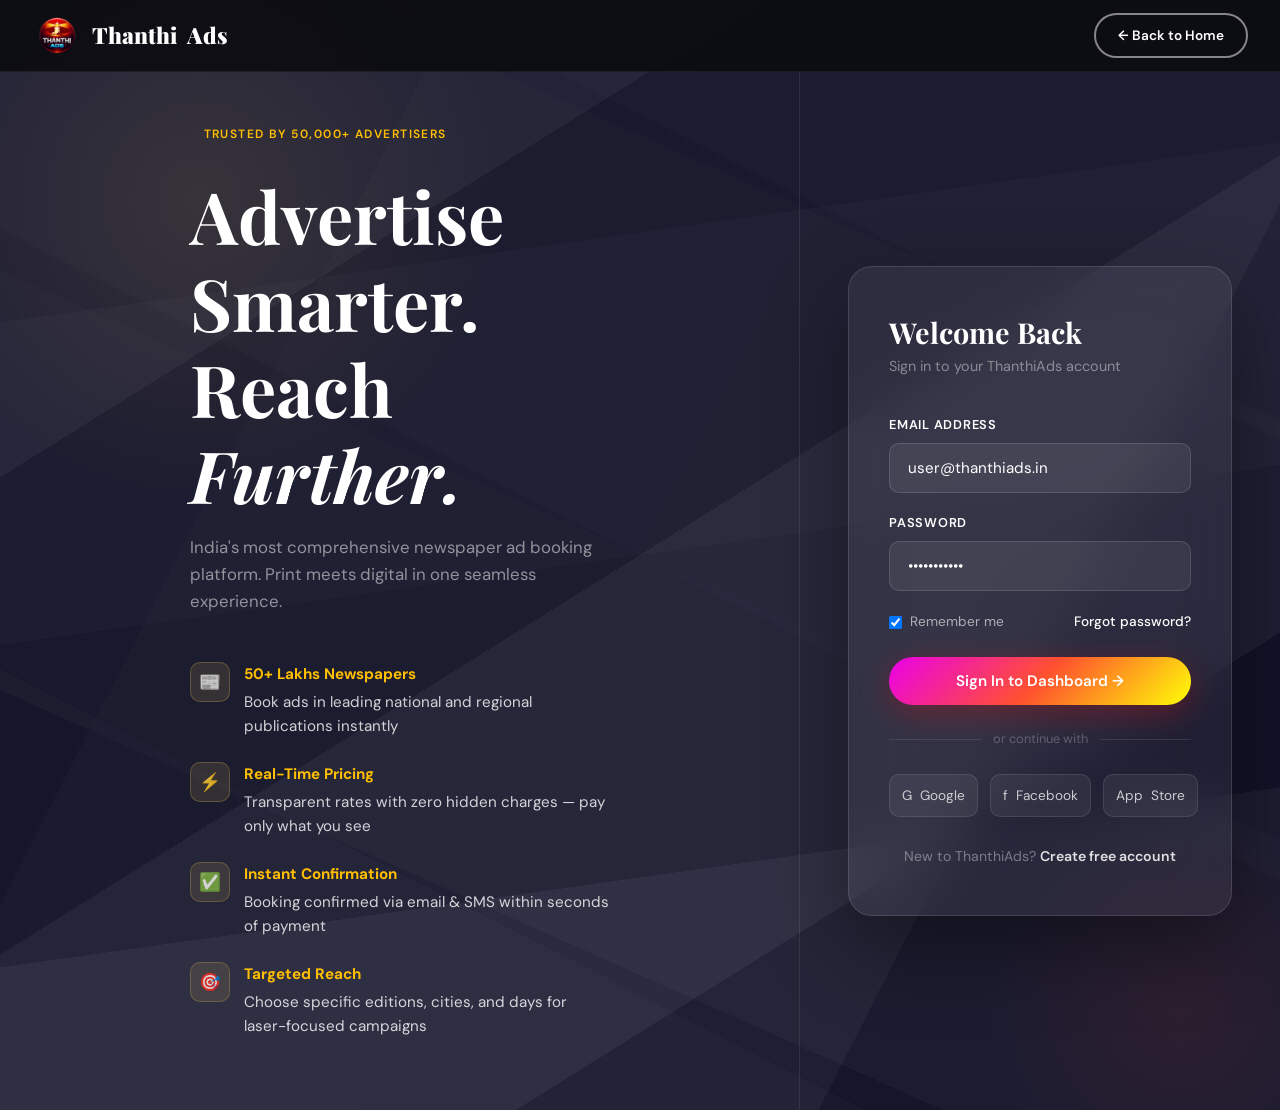
<file: login.html>
<!DOCTYPE html>
<html lang="en">
<head>
  <meta charset="UTF-8" />
  <meta name="viewport" content="width=device-width, initial-scale=1.0" />
  <title>Login — AdPress</title>
  <link rel="stylesheet" href="style.css" />
</head>
<body>

<!-- ── NAVBAR ── -->
<nav class="navbar" id="navbar">
  <a href="index.html" class="navbar-logo">
    <img src="images/logo.png" style="width:50px;"> 
    Thanthi<span>Ads</span>
  </a>
  <div class="navbar-actions">
    <a href="index.html" class="btn btn-outline btn-sm">← Back to Home</a>
  </div>
</nav>

<!-- ── LOGIN PAGE ── -->
<div class="login-page" style="padding-top:72px;">
  <!-- Left Panel -->
  <div class="login-left">
    <div class="login-left-inner">
      <span class="badge" style="margin-bottom:24px; color:rgb(255, 191, 0);">Trusted by 50,000+ advertisers</span>
      <h1>Advertise Smarter.<br><span>Reach <em>Further.</em></span></h1>
      <p>India's most comprehensive newspaper ad booking platform. Print meets digital in one seamless experience.</p>
      <ul class="login-features">
        <li>
          <div class="feat-icon">📰</div>
          <div>
            <strong style="color:#fff; display:block; margin-bottom:3px; color:rgb(255, 191, 0);">50+ Lakhs Newspapers</strong>
            Book ads in leading national and regional publications instantly
          </div>
        </li>
        <li>
          <div class="feat-icon">⚡</div>
          <div>
            <strong style="color:#fff; display:block; margin-bottom:3px; color:rgb(255, 191, 0);">Real-Time Pricing</strong>
            Transparent rates with zero hidden charges — pay only what you see
          </div>
        </li>
        <li>
          <div class="feat-icon">✅</div>
          <div>
            <strong style="color:#fff; display:block; margin-bottom:3px; color:rgb(255, 191, 0);">Instant Confirmation</strong>
            Booking confirmed via email & SMS within seconds of payment
          </div>
        </li>
        <li>
          <div class="feat-icon">🎯</div>
          <div>
            <strong style="color:#fff; display:block; margin-bottom:3px; color:rgb(255, 191, 0);">Targeted Reach</strong>
            Choose specific editions, cities, and days for laser-focused campaigns
          </div>
        </li>
      </ul>
    </div>
  </div>

  <!-- Right Panel -->
  <div class="login-right">

    <!-- ── SIGN IN CARD ── -->
    <div class="login-card" id="signInCard">
      <h2 style="color:white;">Welcome Back</h2>
      <p class="login-sub">Sign in to your ThanthiAds account</p>

      <div class="form-group">
        <label class="form-label" style="color: white;">Email Address</label>
        <input type="email" id="loginEmail" class="form-input" placeholder="you@example.com" value="user@thanthiads.in" />
      </div>

      <div class="form-group">
        <label class="form-label" style="color: white;">Password</label>
        <input type="password" id="loginPassword" class="form-input" placeholder="••••••••" value="password123" />
      </div>

      <div class="form-row">
        <label class="form-check">
          <input type="checkbox" checked />
          Remember me
        </label>
        <a href="#" class="form-link" style="color: white;">Forgot password?</a>
      </div>

      <button class="btn btn-primary btn-full" onclick="handleLogin()" style="color: white;">
        Sign In to Dashboard →
      </button>

      <div class="divider">or continue with</div>

      <div class="social-login">
        <button class="btn-social" onclick="handleLogin()">
          <span>G</span> Google
        </button>
        <button class="btn-social" onclick="handleLogin()">
          <span>f</span> Facebook
        </button>
        <button class="btn-social" onclick="handleLogin()">
          <span>App</span>  Store
        </button>
      </div>

      <p class="login-register">
        New to ThanthiAds? <a href="#" onclick="showRegister(event)" style="color: white;">Create free account</a>
      </p>
    </div>

    <!-- ── REGISTER CARD ── -->
    <div class="login-card" id="registerCard" style="display:none;">
      <h2 style="color: white;">Create Account</h2>
      <p class="login-sub">Join 50,000+ advertisers on AdPress — it's free</p>

      <div class="form-row-two">
        <div class="form-group">
          <label class="form-label" style="color: white;">First Name</label>
          <input type="text" id="regFirstName" class="form-input" placeholder="Ravi" />
        </div>
        <div class="form-group">
          <label class="form-label" style="color: white;">Last Name</label>
          <input type="text" id="regLastName" class="form-input" placeholder="Kumar" />
        </div>
      </div>

      <div class="form-group">
        <label class="form-label" style="color: white;">Email Address</label>
        <input type="email" id="regEmail" class="form-input" placeholder="you@example.com" />
      </div>

      <div class="form-group">
        <label class="form-label" style="color: white;">Phone Number</label>
        <div class="input-prefix-wrap">
          <span class="input-prefix">+91</span>
          <input type="tel" id="regPhone" class="form-input form-input-prefixed" placeholder="98765 43210" maxlength="10" />
        </div>
      </div>

      <div class="form-group">
        <label class="form-label" style="color: white;">Password</label>
        <div class="input-eye-wrap">
          <input type="password" id="regPassword" class="form-input" placeholder="Min. 8 characters" />
          <button class="eye-toggle" type="button" onclick="togglePassword('regPassword', this)">👁</button>
        </div>
      </div>

      <div class="form-group">
        <label class="form-label" style="color: white;">Confirm Password</label>
        <div class="input-eye-wrap">
          <input type="password" id="regConfirm" class="form-input" placeholder="Re-enter password" />
          <button class="eye-toggle" type="button" onclick="togglePassword('regConfirm', this)">👁</button>
        </div>
      </div>

      <div class="password-strength" id="strengthBar" style="display:none;">
        <div class="strength-track">
          <div class="strength-fill" id="strengthFill"></div>
        </div>
        <span class="strength-label" id="strengthLabel">Weak</span>
      </div>

      <div class="form-group" style="margin-top:4px;">
        <label class="form-check" style="align-items:flex-start; gap:10px;">
          <input type="checkbox" id="regTerms" style="margin-top:3px;" />
          <span>I agree to AdPress <a href="#" class="form-link">Terms of Service</a> and <a href="#" class="form-link">Privacy Policy</a></span>
        </label>
      </div>

      <div class="reg-error" id="regError" style="display:none;"></div>

      <button class="btn btn-primary btn-full" onclick="handleRegister()" style="color: white;">
        Create Free Account →
      </button>

      <div class="divider">or sign up with</div>

      <div class="social-login">
        <button class="btn-social" onclick="handleLogin()" style="color: white;">
          <span>G</span> Google
        </button>
        <button class="btn-social" onclick="handleLogin()" style="color: white;">
          <span>f</span> Facebook
        </button>
        <button class="btn-social" onclick="handleLogin()" style="color: white;">
          <span>🍎</span> Apple
        </button>
      </div>

      <p class="login-register">
        Already have an account? <a href="#" onclick="showLogin(event)" style="color: white;">Sign in</a>
      </p>
    </div>

  </div>
</div>

<style>
  /* ── Form row two columns ── */
  .form-row-two {
    display: grid;
    grid-template-columns: 1fr 1fr;
    gap: 14px;
  }
  @media(max-width: 480px) { .form-row-two { grid-template-columns: 1fr; } }

  /* ── Phone prefix input ── */
  .input-prefix-wrap {
    display: flex;
    align-items: center;
    border: 1.5px solid #ddd;
    border-radius: 10px;
    overflow: hidden;
    transition: border-color 0.2s;
    background: #fff;
  }
  .input-prefix-wrap:focus-within { border-color: var(--gold); }
  .input-prefix {
    padding: 0 12px;
    font-size: 0.9rem;
    font-weight: 600;
    color: #555;
    background: #f7f5f0;
    border-right: 1.5px solid #ddd;
    height: 48px;
    display: flex;
    align-items: center;
    white-space: nowrap;
  }
  .form-input-prefixed {
    border: none !important;
    border-radius: 0 !important;
    flex: 1;
    height: 48px;
    padding: 0 14px;
    font-size: 0.95rem;
    outline: none;
    background: transparent;
  }

  /* ── Password eye toggle ── */
  .input-eye-wrap { position: relative; }
  .input-eye-wrap .form-input { padding-right: 44px; width: 100%; box-sizing: border-box; }
  .eye-toggle {
    position: absolute;
    right: 12px;
    top: 50%;
    transform: translateY(-50%);
    background: none;
    border: none;
    cursor: pointer;
    font-size: 1rem;
    padding: 0;
    line-height: 1;
    opacity: 0.5;
    transition: opacity 0.2s;
  }
  .eye-toggle:hover { opacity: 1; }

  /* ── Password strength bar ── */
  .password-strength {
    display: flex;
    align-items: center;
    gap: 10px;
    margin-bottom: 14px;
  }
  .strength-track {
    flex: 1;
    height: 5px;
    background: #e8e4dc;
    border-radius: 99px;
    overflow: hidden;
  }
  .strength-fill {
    height: 100%;
    width: 0%;
    border-radius: 99px;
    background: #e74c3c;
    transition: width 0.3s, background 0.3s;
  }
  .strength-label { font-size: 0.75rem; font-weight: 600; color: #999; min-width: 48px; }

  /* ── Error message ── */
  .reg-error {
    background: rgba(231,76,60,0.08);
    border: 1px solid rgba(231,76,60,0.25);
    color: #c0392b;
    border-radius: 8px;
    padding: 10px 14px;
    font-size: 0.85rem;
    margin-bottom: 14px;
  }

  /* ── Card slide transition ── */
  .login-card { animation: cardIn 0.35s ease; }
  @keyframes cardIn {
    from { opacity: 0; transform: translateY(18px); }
    to   { opacity: 1; transform: translateY(0); }
  }
</style>

<script src="api.js"></script>
<script src="script.js"></script>
<script>
  // Redirect if already logged in
  if (isLoggedIn()) window.location.href = 'dashboard.html';

  /* ── Sign In ── */
  async function handleLogin() {
    const btn = document.querySelector('#signInCard .btn-primary');
    const email = document.getElementById('loginEmail').value.trim();
    const password = document.getElementById('loginPassword').value.trim();

    if (!email || !password) {
      alert('Please enter email and password');
      return;
    }

    btn.textContent = 'Signing in...';
    btn.style.opacity = '0.7';
    btn.disabled = true;

    try {
      const data = await loginUser(email, password);
      localStorage.setItem('user_name', data.user.firstName + ' ' + data.user.lastName);
      localStorage.setItem('user_email', data.user.email);
      window.location.href = 'dashboard.html';
    } catch (error) {
      btn.textContent = 'Sign In to Dashboard →';
      btn.style.opacity = '1';
      btn.disabled = false;
      document.getElementById('regError') || alert(error.message);
      alert('Login failed: ' + error.message);
    }
  }

  /* ── Register ── */
  async function handleRegister() {
    const firstName = document.getElementById('regFirstName').value.trim();
    const lastName  = document.getElementById('regLastName').value.trim();
    const email     = document.getElementById('regEmail').value.trim();
    const phone     = document.getElementById('regPhone').value.trim();
    const password  = document.getElementById('regPassword').value;
    const confirm   = document.getElementById('regConfirm').value;
    const terms     = document.getElementById('regTerms').checked;
    const errBox    = document.getElementById('regError');

    const showErr = (msg) => {
      errBox.textContent = msg;
      errBox.style.display = 'block';
    };

    errBox.style.display = 'none';

    if (!firstName || !lastName) return showErr('Please enter your first and last name.');
    if (!email || !/^[^\s@]+@[^\s@]+\.[^\s@]+$/.test(email)) return showErr('Please enter a valid email.');
    if (phone && !/^\d{10}$/.test(phone)) return showErr('Phone must be 10 digits.');
    if (password.length < 8) return showErr('Password must be at least 8 characters.');
    if (password !== confirm) return showErr('Passwords do not match.');
    if (!terms) return showErr('Please accept the Terms of Service.');

    const btn = document.querySelector('#registerCard .btn-primary');
    btn.textContent = 'Creating account...';
    btn.style.opacity = '0.7';
    btn.disabled = true;

    try {
      const data = await registerUser({ firstName, lastName, email, phone, password });
      localStorage.setItem('user_name', data.user.firstName + ' ' + data.user.lastName);
      localStorage.setItem('user_email', data.user.email);
      window.location.href = 'dashboard.html';
    } catch (error) {
      btn.textContent = 'Create Free Account →';
      btn.style.opacity = '1';
      btn.disabled = false;
      showErr(error.message);
    }
  }

  /* ── Toggle forms ── */
  function showRegister(e) {
    e.preventDefault();
    document.getElementById('signInCard').style.display = 'none';
    const reg = document.getElementById('registerCard');
    reg.style.display = 'block';
  }

  function showLogin(e) {
    e.preventDefault();
    document.getElementById('registerCard').style.display = 'none';
    document.getElementById('signInCard').style.display = 'block';
  }

  /* ── Password toggle ── */
  function togglePassword(inputId, btn) {
    const input = document.getElementById(inputId);
    input.type = input.type === 'password' ? 'text' : 'password';
    btn.textContent = input.type === 'password' ? '👁' : '🙈';
  }

  /* ── Password strength ── */
  document.getElementById('regPassword').addEventListener('input', function () {
    const val = this.value;
    const bar = document.getElementById('strengthBar');
    const fill = document.getElementById('strengthFill');
    const label = document.getElementById('strengthLabel');
    if (!val) { bar.style.display = 'none'; return; }
    bar.style.display = 'flex';
    let score = 0;
    if (val.length >= 8) score++;
    if (/[A-Z]/.test(val)) score++;
    if (/[0-9]/.test(val)) score++;
    if (/[^A-Za-z0-9]/.test(val)) score++;
    const levels = [
      { pct: '25%', color: '#e74c3c', text: 'Weak' },
      { pct: '50%', color: '#e67e22', text: 'Fair' },
      { pct: '75%', color: '#f1c40f', text: 'Good' },
      { pct: '100%', color: '#27ae60', text: 'Strong' },
    ];
    const lv = levels[score - 1] || levels[0];
    fill.style.width = lv.pct;
    fill.style.background = lv.color;
    label.textContent = lv.text;
    label.style.color = lv.color;
  });

  document.addEventListener('keydown', e => {
    if (e.key === 'Enter') {
      if (document.getElementById('registerCard').style.display !== 'none') {
        handleRegister();
      } else {
        handleLogin();
      }
    }
  });
</script>
</body>
</html>
</file>
<file: style.css>
/* ============================================================
   NEWSPAPER AD BOOKING PLATFORM — STYLE.CSS
   Aesthetic: Luxury editorial meets modern SaaS
   Fonts: Playfair Display + DM Sans
============================================================ */

@import url('https://fonts.googleapis.com/css2?family=Playfair+Display:ital,wght@0,400;0,700;0,900;1,400&family=DM+Sans:wght@300;400;500;600;700&display=swap');

/* ── CSS Variables ── */
:root {
  --ink: #0a0a0f;
  --ink-light: #151523;
  --paper:#000000;
  --cream: linear-gradient(216deg, rgba(77, 77, 77,0.05) 0%, rgba(77, 77, 77,0.05) 25%,rgba(42, 42, 42,0.05) 25%, rgba(42, 42, 42,0.05) 38%,rgba(223, 223, 223,0.05) 38%, rgba(223, 223, 223,0.05) 75%,rgba(36, 36, 36,0.05) 75%, rgba(36, 36, 36,0.05) 100%),linear-gradient(44deg, rgba(128, 128, 128,0.05) 0%, rgba(128, 128, 128,0.05) 34%,rgba(212, 212, 212,0.05) 34%, rgba(212, 212, 212,0.05) 57%,rgba(25, 25, 25,0.05) 57%, rgba(25, 25, 25,0.05) 89%,rgba(135, 135, 135,0.05) 89%, rgba(135, 135, 135,0.05) 100%),linear-gradient(241deg, rgba(55, 55, 55,0.05) 0%, rgba(55, 55, 55,0.05) 14%,rgba(209, 209, 209,0.05) 14%, rgba(209, 209, 209,0.05) 60%,rgba(245, 245, 245,0.05) 60%, rgba(245, 245, 245,0.05) 69%,rgba(164, 164, 164,0.05) 69%, rgba(164, 164, 164,0.05) 100%),linear-gradient(249deg, rgba(248, 248, 248,0.05) 0%, rgba(248, 248, 248,0.05) 32%,rgba(148, 148, 148,0.05) 32%, rgba(148, 148, 148,0.05) 35%,rgba(202, 202, 202,0.05) 35%, rgba(202, 202, 202,0.05) 51%,rgba(181, 181, 181,0.05) 51%, rgba(181, 181, 181,0.05) 100%),linear-gradient(92deg, rgb(3,3,19),rgb(3,3,19));
  --gold: linear-gradient(to right, #FF512F 0% , #ff177f 100%);
  --gold-light: #e8c96e;
  --crimson: #c0392b;
  --navy: #04070f;
  --slate: #2c3e50;
  --glass: rgba(255,255,255,0.08);
  --glass-border: rgba(255,255,255,0.15);
  --shadow-lg: 0 25px 60px rgba(0,0,0,0.25);
  --shadow-gold: 0 8px 32px rgba(227, 5, 5, 0.3);
  --radius: 16px;
  --radius-sm: 10px;
  --transition: all 0.4s cubic-bezier(0.23, 1, 0.32, 1);
  --gradient-hero:  linear-gradient(328deg, rgba(0,0,0, 0.05) 0%, rgba(0,0,0, 0.05) 25%,rgba(226, 226, 226, 0.05) 25%, rgba(226, 226, 226, 0.05) 50%,rgba(21, 21, 21, 0.05) 50%, rgba(21, 21, 21, 0.05) 75%,rgba(216, 216, 216, 0.05) 75%, rgba(216, 216, 216, 0.05) 100%),linear-gradient(172deg, rgba(0, 0, 0, 0.05) 0%, rgba(0, 0, 0, 0.05) 25%,rgba(108, 108, 108, 0.05) 25%, rgba(108, 108, 108, 0.05) 50%,rgba(21, 21, 21, 0.05) 50%, rgba(21, 21, 21, 0.05) 75%,rgba(236, 236, 236, 0.05) 75%, rgba(236, 236, 236, 0.05) 100%),linear-gradient(207deg, rgba(153, 153, 153, 0.05) 0%, rgba(153, 153, 153, 0.05) 25%,rgba(83, 83, 83, 0.05) 25%, rgba(83, 83, 83, 0.05) 50%,rgba(5, 5, 5, 0.05) 50%, rgba(5, 5, 5, 0.05) 75%,rgba(82, 82, 82, 0.05) 75%, rgba(82, 82, 82, 0.05) 100%),linear-gradient(297deg, rgba(26, 26, 26, 0.05) 0%, rgba(26, 26, 26, 0.05) 25%,rgba(223, 223, 223, 0.05) 25%, rgba(223, 223, 223, 0.05) 50%,rgba(232, 232, 232, 0.05) 50%, rgba(232, 232, 232, 0.05) 75%,rgba(153, 153, 153, 0.05) 75%, rgba(153, 153, 153, 0.05) 100%),linear-gradient(204deg, rgba(120, 120, 120, 0.05) 0%, rgba(120, 120, 120, 0.05) 25%,rgba(191, 191, 191, 0.05) 25%, rgba(191, 191, 191, 0.05) 50%,rgba(246, 246, 246, 0.05) 50%, rgba(246, 246, 246, 0.05) 75%,rgba(123, 123, 123, 0.05) 75%, rgba(123, 123, 123, 0.05) 100%),linear-gradient(90deg, rgb(6,6,33),rgb(6,6,33));
  --gradient-gold: linear-gradient(135deg, rgb(234, 0, 234), #FF512F 50% , #ffff07);
  --gradient-card: linear-gradient(145deg, rgba(255,255,255,0.1), rgba(255,255,255,0.03));
  --gradient-color: linear-gradient(to right,rgba(234, 0, 234, 0.712), #ff522fc9 50%);
  --gradient-video: linear-gradient(135deg, rgba(11, 7, 49, 0.574), #ff522fb5 50% , #250a4690);
}

/* ── Reset & Base ── */
*, *::before, *::after { box-sizing: border-box; margin: 0; padding: 0; }

html { scroll-behavior: smooth; font-size: 16px; }

body {
  font-family: 'DM Sans', sans-serif;
  background: var(--paper);
  color: var(--ink);
  overflow-x: hidden;
  line-height: 1.6;
}

body.dark-mode {
  background: var(--ink);
  color: #e0d8c8;
}

/* ── Typography ── */
h1, h2, h3, h4 { font-family: 'Playfair Display', serif; line-height: 1.2; }
h1 { font-size: clamp(2.2rem, 6vw, 4.5rem); }
h2 { font-size: clamp(1.8rem, 4vw, 3rem); }
h3 { font-size: clamp(1.3rem, 2.5vw, 1.8rem); }

p { color: inherit; opacity: 0.85; }

a { text-decoration: none; color: inherit; }

/* ── Utility Classes ── */
.container { max-width: 1200px; margin: 0 auto; padding: 0 24px; }
.section { padding: 100px 0; }
.section-dark { background: var(--navy); color: #fff; }
.section-cream { background: var(--cream); }
.text-center { text-align: center; }
.text-gold { color: var(--gold); }
.badge {
  display: inline-block;
  font-size: 0.75rem;
  font-weight: 600;
  letter-spacing: 0.12em;
  text-transform: uppercase;
  color: var(--gold);
  border: 1px solid var(--gold);
  padding: 4px 14px;
  border-radius: 50px;
  margin-bottom: 16px;
}

.gradient-text{
  background: var(--gradient-color);
  --webkit-background-clip: text;
  --webkit-text-fill-color:transparent;
}

/* ── Buttons ── */
.btn {
  display: inline-flex; align-items: center; gap: 8px;
  padding: 14px 32px;
  border-radius: 50px;
  font-family: 'DM Sans', sans-serif;
  font-weight: 600;
  font-size: 0.95rem;
  cursor: pointer;
  border: none;
  transition: var(--transition);
  position: relative;
  overflow: hidden;
  text-decoration: none;
}
.btn::before {
  content: '';
  position: absolute;
  inset: 0;
  background: rgba(255,255,255,0.15);
  opacity: 0;
  transition: opacity 0.3s;
}
.btn:hover::before { opacity: 1; }

.btn-primary {
  background: var(--gradient-gold);
  color: var(--ink);
  box-shadow: var(--shadow-gold);
}
.btn-primary:hover { transform: translateY(-3px); box-shadow: 0 16px 48px rgba(201,168,76,0.45); }

.btn-outline {
  background: transparent;
  color: #fff;
  border: 2px solid rgba(255,255,255,0.5);
}
.btn-outline:hover { border-color: var(--gold); color: var(--gold); transform: translateY(-3px); }

.btn-dark {
  background: var(--ink);
  color: #fff;
}
.btn-dark:hover { background: var(--navy); transform: translateY(-2px); }

.btn-sm { padding: 10px 22px; font-size: 0.85rem; }
.btn-full { width: 100%; justify-content: center; }

/* ── Navbar ── */
.navbar {
  position: fixed;
  top: 0; left: 0; right: 0;
  z-index: 1000;
  padding: 0 32px;
  height: 72px;
  display: flex;
  align-items: center;
  justify-content: space-between;
  background: rgba(10, 10, 15, 0.85);
  backdrop-filter: blur(20px);
  -webkit-backdrop-filter: blur(20px);
  border-bottom: 1px solid rgba(255,255,255,0.07);
  transition: var(--transition);
}

.navbar.scrolled {
  height: 60px;
  background: rgba(10, 10, 15, 0.97);
  box-shadow: 0 4px 24px rgba(0,0,0,0.3);
}

.navbar-logo {
  display: flex; align-items: center; gap: 10px;
  font-family: 'Playfair Display', serif;
  font-size: 1.4rem;
  font-weight: 900;
  color: #fff;
}
.navbar-logo .logo-icon {
  width: 36px; height: 36px;
  background: var(--gradient-gold);
  border-radius: 8px;
  display: grid; place-items: center;
  font-size: 1rem;
  font-weight: 900;
  color: var(--ink);
}
.navbar-logo span { color: var(--gold); }

.navbar-menu {
  display: flex;
  align-items: center;
  gap: 8px;
  list-style: none;
}
.navbar-menu a {
  color: rgba(255,255,255,0.75);
  font-size: 0.9rem;
  font-weight: 500;
  padding: 8px 16px;
  border-radius: 8px;
  transition: var(--transition);
}
.navbar-menu a:hover, .navbar-menu a.active {
  color: white;
  background: var(--gradient-color);
}

.navbar-actions { display: flex; align-items: center; gap: 12px; }

.hamburger {
  display: none;
  flex-direction: column;
  gap: 5px;
  cursor: pointer;
  padding: 8px;
  background: none;
  border: none;
}
.hamburger span {
  display: block;
  width: 24px; height: 2px;
  background: #fff;
  border-radius: 2px;
  transition: var(--transition);
}
.hamburger.active span:nth-child(1) { transform: rotate(45deg) translate(5px, 5px); }
.hamburger.active span:nth-child(2) { opacity: 0; }
.hamburger.active span:nth-child(3) { transform: rotate(-45deg) translate(5px, -5px); }

/* ── Hero Section ── */
.hero {
  position: relative;
  min-height: 100vh;
  display: flex;
  align-items: center;
  justify-content: center;
  overflow: hidden;
  background: var(--gradient-video);
}

.hero-video-wrap {
  position: absolute;
  inset: 0;
  z-index: 0;
}
.hero-video-wrap video {
  width: 100%; height: 100%;
  object-fit: cover;
  opacity: 0.25;
}
.hero-overlay {
  position: absolute;
  inset: 0;
  background: linear-gradient(
    to bottom,
    rgba(10,10,15,0.7) 0%,
    rgba(22,33,62,0.6) 50%,
    rgba(10,10,15,0.9) 100%
  );
  z-index: 1;
}

.hero-content {
  position: relative;
  z-index: 2;
  text-align: center;
  padding: 0 24px;
  max-width: 800px;
}

.hero-eyebrow {
  display: inline-flex;
  align-items: center;
  gap: 8px;
  background: rgba(201,168,76,0.15);
  border: 1px solid rgba(201,168,76,0.3);
  color: var(--gold-light);
  padding: 6px 20px;
  border-radius: 50px;
  font-size: 0.8rem;
  font-weight: 600;
  letter-spacing: 0.1em;
  text-transform: uppercase;
  margin-bottom: 28px;
  animation: fadeDown 0.8s ease both;
}
.hero-eyebrow::before { content: '◆'; font-size: 0.6rem; }

.hero h1 {
  color: #fff;
  margin-bottom: 24px;
  animation: fadeUp 0.9s ease 0.2s both;
}
.hero h1 em { font-style: italic; color: var(--gold); }

.hero p {
  color: rgba(255,255,255,0.72);
  font-size: 1.15rem;
  margin-bottom: 40px;
  animation: fadeUp 0.9s ease 0.4s both;
}

.hero-cta {
  display: flex;
  gap: 16px;
  justify-content: center;
  flex-wrap: wrap;
  animation: fadeUp 0.9s ease 0.6s both;
}

.hero-scroll {
  position: absolute;
  bottom: 32px;
  left: 50%;
  transform: translateX(-50%);
  z-index: 2;
  display: flex;
  flex-direction: column;
  align-items: center;
  gap: 8px;
  color: rgba(255,255,255,0.5);
  font-size: 0.75rem;
  letter-spacing: 0.1em;
  text-transform: uppercase;
  animation: bounce 2s infinite;
}
.hero-scroll::after {
  content: '';
  width: 1px;
  height: 48px;
  background: linear-gradient(to bottom, var(--gold), transparent);
}

/* ── Stats Bar ── */
.stats-bar {
  background: var(--ink-light);
  padding: 32px 0;
  border-bottom: 1px solid rgba(255,255,255,0.07);
}
.stats-grid {
  display: grid;
  grid-template-columns: repeat(auto-fit, minmax(200px, 1fr));
  gap: 32px;
  text-align: center;
}
.stat-item h3 {
  font-size: 2.4rem;
  background: linear-gradient(to right, rgb(234, 0, 234), #FF512F 50% , #ffff07);
  --webkit-background-clip:text;
  --webkit-text-fill-color:transparent;
  background-clip: text;
  color: transparent;
  margin-bottom: 4px;
}
.stat-item p {
  color: rgba(255,255,255,0.6);
  font-size: 0.85rem;
}

/* ── Section Header ── */
.section-header { text-align: center; margin-bottom: 64px; }
.section-header .badge { margin-bottom: 16px; }
.section-header h2 { margin-bottom: 16px; }
.section-header p { max-width: 560px; margin: 0 auto; font-size: 1.05rem; }
.section-divider {
  width: 60px; height: 3px;
  background: var(--gradient-gold);
  border-radius: 3px;
  margin: 20px auto 0;
}

/* ── Service Cards ── */
.services-grid {
  display: grid;
  grid-template-columns: repeat(auto-fit, minmax(300px, 1fr));
  gap: 28px;
}

.service-card {
  background: var(--gradient-card);
  border-radius: var(--radius);
  overflow: hidden;
  box-shadow: 0 4px 24px rgba(0,0,0,0.08);
  transition: var(--transition);
  border: 2px solid rgba(3, 34, 143, 0.297);
  position: relative;
}
.service-card a{
  background: var(--gradient-gold);
}
.service-card:hover {
  transform: translateY(-8px);
  box-shadow: var(--shadow-lg);
}
.service-card-img {
  height: 200px;
  background: var(--gradient-hero);
  display: flex;
  align-items: center;
  justify-content: center;
  font-size: 4rem;
  position: relative;
  overflow: hidden;
}
.service-card-img::after {
  content: '';
  position: absolute;
  bottom: 0;
  left: 0; right: 0;
  height: 40%;
  background: linear-gradient(to top, rgba(0,0,0,0.3), transparent);
}
.service-card-body { padding: 28px; }
.service-card-body h3 { margin-bottom: 10px; font-size: 1.25rem; }
.service-card-body p { font-size: 0.9rem; margin-bottom: 20px; color: #555; }

/* ── About Section ── */
.about-inner {
  display: grid;
  grid-template-columns: 1fr 1fr;
  gap: 80px;
  align-items: center;
}
.about-visual {
  position: relative;
  border-radius: var(--radius);
  overflow: hidden;
}
.about-img-main {
  width: 100%;
  height: 420px;
  background: linear-gradient(135deg, #1a1a2e, #16213e, #0f3460);
  border-radius: var(--radius);
  display: flex;
  align-items: center;
  justify-content: center;
  font-size: 8rem;
}
.about-badge-float {
  position: absolute;
  bottom: -20px; right: -20px;
  background: var(--gradient-gold);
  color: var(--ink);
  padding: 20px 28px;
  border-radius: var(--radius);
  font-family: 'Playfair Display', serif;
  font-weight: 700;
  box-shadow: var(--shadow-gold);
}
.about-badge-float .big { font-size: 2rem; display: block; }
.about-text .badge { color: var(--gold); border-color: var(--gold); }
.about-text h2 { margin-bottom: 20px; }
.about-text p { margin-bottom: 16px; color: #444; line-height: 1.8; }
.about-features { list-style: none; margin-top: 24px; }
.about-features li {
  display: flex; align-items: center; gap: 12px;
  padding: 10px 0;
  border-bottom: 1px solid #eee;
  font-size: 0.95rem;
}
.about-features li::before {
  content: '✓';
  display: flex; align-items: center; justify-content: center;
  width: 24px; height: 24px;
  background: var(--gradient-gold);
  border-radius: 50%;
  font-size: 0.7rem;
  font-weight: 900;
  color: var(--ink);
  flex-shrink: 0;
}

/* ── Newspaper Grid ── */
.newspaper-grid {
  display: grid;
  grid-template-columns: repeat(auto-fill, minmax(200px, 1fr));
  gap: 20px;
}
.newspaper-card {
  background: #fff;
  border-radius: var(--radius-sm);
  padding: 28px 20px;
  display: flex;
  flex-direction: column;
  align-items: center;
  gap: 12px;
  border: 2px solid #eee;
  transition: var(--transition);
  cursor: pointer;
  text-align: center;
}
.newspaper-card:hover {
  border-color: var(--gold);
  box-shadow: 0 8px 32px rgba(201,168,76,0.15);
  transform: translateY(-4px);
}
.newspaper-logo {
  width: 64px; height: 64px;
  border-radius: 12px;
  display: flex; align-items: center; justify-content: center;
  font-size: 1.8rem;
  font-weight: 900;
  font-family: 'Playfair Display', serif;
}
.newspaper-card h4 { font-size: 0.9rem; font-weight: 600; color: var(--ink); }
.newspaper-card p { font-size: 0.75rem; color: #888; margin: 0; }

/* ── Other Platforms ── */
.platforms-grid {
  display: grid;
  grid-template-columns: repeat(auto-fit, minmax(260px, 1fr));
  gap: 24px;
}
.platform-card {
  background: var(--gradient-card);
  border: 1px solid var(--glass-border);
  border-radius: var(--radius);
  padding: 36px 28px;
  text-align: center;
  backdrop-filter: blur(10px);
  transition: var(--transition);
  color: #fff;
}
.platform-card:hover {
  transform: translateY(-6px);
  border-color: var(--gold);
  box-shadow: 0 16px 48px rgba(0,0,0,0.3);
}
.platform-card .platform-icon { font-size: 3rem; margin-bottom: 16px; }
.platform-card h3 { color: #fff; margin-bottom: 10px; font-size: 1.2rem; }
.platform-card p { color: rgba(255,255,255,0.6); font-size: 0.9rem; margin-bottom: 20px; }

/* ── Footer ── */
.footer {
  background: var(--ink);
  color: rgba(255,255,255,0.65);
  padding: 80px 0 32px;
  border-top: 1px solid rgba(255,255,255,0.07);
}
.footer-grid {
  display: grid;
  grid-template-columns: 2fr 1fr 1fr 1fr;
  gap: 48px;
  margin-bottom: 64px;
}
.footer-brand .navbar-logo { margin-bottom: 16px; }
.footer-brand p { font-size: 0.88rem; line-height: 1.8; max-width: 280px; }
.footer-col h5 {
  font-family: 'DM Sans', sans-serif;
  font-size: 0.8rem;
  font-weight: 700;
  letter-spacing: 0.1em;
  text-transform: uppercase;
  color: var(--gold);
  margin-bottom: 20px;
}
.footer-col ul { list-style: none; }
.footer-col ul li { margin-bottom: 12px; }
.footer-col ul li a { font-size: 0.88rem; transition: color 0.2s; }
.footer-col ul li a:hover { color: var(--gold); }
.footer-bottom {
  border-top: 1px solid rgba(255,255,255,0.07);
  padding-top: 28px;
  display: flex;
  align-items: center;
  justify-content: space-between;
  font-size: 0.82rem;
  gap: 16px;
  flex-wrap: wrap;
}

/* ── LOGIN PAGE ── */
.login-page {
  min-height: 100vh;
  display: flex;
  background: var(--gradient-hero);
  position: relative;
  overflow: hidden;
}
.login-page::before {
  content: '';
  position: absolute;
  width: 600px; height: 600px;
  background: radial-gradient(circle, rgba(201,168,76,0.12), transparent 70%);
  top: -100px; left: -100px;
  border-radius: 50%;
}
.login-page::after {
  content: '';
  position: absolute;
  width: 400px; height: 400px;
  background: radial-gradient(circle, rgba(192,57,43,0.1), transparent 70%);
  bottom: -100px; right: -100px;
  border-radius: 50%;
}

.login-left {
  flex: 1;
  display: flex;
  align-items: center;
  justify-content: center;
  padding: 48px;
  border-right: 1px solid rgba(255,255,255,0.08);
  position: relative;
  z-index: 1;
}
.login-left-inner { max-width: 420px; }
.login-left h1 { color: #fff; margin-bottom: 16px; }
.login-left h1 span { color: var(--gold); }
.login-left p { color: rgba(255,255,255,0.6); font-size: 1.05rem; margin-bottom: 48px; }
.login-features { list-style: none; }
.login-features li {
  display: flex; align-items: flex-start; gap: 14px;
  color: rgba(255,255,255,0.8);
  margin-bottom: 24px;
  font-size: 0.95rem;
}
.login-features .feat-icon {
  width: 40px; height: 40px;
  background: rgba(201,168,76,0.15);
  border: 1px solid rgba(201,168,76,0.3);
  border-radius: 10px;
  display: flex; align-items: center; justify-content: center;
  font-size: 1.1rem;
  flex-shrink: 0;
}

.login-right {
  width: 480px;
  display: flex;
  align-items: center;
  justify-content: center;
  padding: 48px;
  position: relative;
  z-index: 1;
}

.login-card {
  width: 100%;
  background: rgba(255,255,255,0.06);
  backdrop-filter: blur(24px);
  -webkit-backdrop-filter: blur(24px);
  border: 1px solid rgba(255,255,255,0.12);
  border-radius: 24px;
  padding: 48px 40px;
  box-shadow: 0 32px 80px rgba(0,0,0,0.4);
}

.login-card h2 { color: #fff; margin-bottom: 6px; font-size: 1.8rem; }
.login-card .login-sub { color: rgba(255,255,255,0.5); font-size: 0.9rem; margin-bottom: 36px; }

.form-group { margin-bottom: 20px; }
.form-label {
  display: block;
  font-size: 0.8rem;
  font-weight: 600;
  letter-spacing: 0.06em;
  text-transform: uppercase;
  color: rgba(255,255,255,0.55);
  margin-bottom: 8px;
}
.form-input {
  width: 100%;
  background: rgba(255,255,255,0.07);
  border: 1px solid rgba(255,255,255,0.12);
  border-radius: 10px;
  padding: 14px 18px;
  color: #fff;
  font-family: 'DM Sans', sans-serif;
  font-size: 0.95rem;
  transition: var(--transition);
  outline: none;
}
.form-input::placeholder { color: rgba(255,255,255,0.3); }
.form-input:focus {
  border-color: var(--gold);
  background: rgba(201,168,76,0.06);
  box-shadow: 0 0 0 4px rgba(201,168,76,0.1);
}

.form-row { display: flex; justify-content: space-between; align-items: center; margin-bottom: 24px; }
.form-check { display: flex; align-items: center; gap: 8px; color: rgba(255,255,255,0.6); font-size: 0.85rem; }
.form-check input { accent-color: var(--gold); }
.form-link { color: var(--gold); font-size: 0.85rem; font-weight: 500; }
.form-link:hover { text-decoration: underline; }

.divider {
  display: flex; align-items: center; gap: 12px;
  color: rgba(255,255,255,0.25);
  font-size: 0.8rem;
  margin: 24px 0;
}
.divider::before, .divider::after {
  content: '';
  flex: 1;
  height: 1px;
  background: rgba(255,255,255,0.1);
}

.social-login { display: flex; gap: 12px; }
.btn-social {
  flex: 1;
  display: flex; align-items: center; justify-content: center; gap: 8px;
  padding: 12px;
  background: rgba(255,255,255,0.06);
  border: 1px solid rgba(255,255,255,0.1);
  border-radius: 10px;
  color: rgba(255,255,255,0.75);
  font-size: 0.85rem;
  cursor: pointer;
  transition: var(--transition);
  font-family: 'DM Sans', sans-serif;
}
.btn-social:hover {
  background: rgba(255,255,255,0.12);
  border-color: rgba(255,255,255,0.2);
}

.login-register {
  text-align: center;
  margin-top: 28px;
  color: rgba(255,255,255,0.45);
  font-size: 0.88rem;
}
.login-register a { color: var(--gold); font-weight: 600; }

/* ── DASHBOARD ── */
.dashboard-layout {
  display: flex;
  min-height: 100vh;
  background: #f4f2ef;
}

.dashboard-sidebar {
  width: 260px;
  background: var(--ink);
  position: fixed;
  top: 0; left: 0;
  height: 100vh;
  z-index: 100;
  display: flex;
  flex-direction: column;
  padding: 24px 0;
  border-right: 1px solid rgba(255,255,255,0.05);
  transition: transform 0.35s cubic-bezier(0.23, 1, 0.32, 1);
}

.sidebar-logo {
  padding: 0 24px 24px;
  border-bottom: 1px solid rgba(255,255,255,0.07);
  margin-bottom: 24px;
}

.sidebar-nav { flex: 1; padding: 0 12px; overflow-y: auto; }
.sidebar-section-title {
  font-size: 0.7rem;
  font-weight: 700;
  letter-spacing: 0.12em;
  text-transform: uppercase;
  color: rgba(255,255,255,0.3);
  padding: 16px 12px 8px;
}
.sidebar-nav a {
  display: flex;
  align-items: center;
  gap: 12px;
  padding: 12px 14px;
  border-radius: 10px;
  color: rgba(255,255,255,0.6);
  font-size: 0.9rem;
  font-weight: 500;
  margin-bottom: 4px;
  transition: var(--transition);
}
.sidebar-nav a:hover, .sidebar-nav a.active {
  background: rgba(255, 255, 255, 0.129);
  color: white;
}
.sidebar-nav a .nav-icon { font-size: 1.1rem; width: 20px; text-align: center; }
.sidebar-nav a .nav-badge {
  margin-left: auto;
  font-size: 0.7rem;
  background: var(--crimson);
  color: #fff;
  padding: 2px 7px;
  border-radius: 50px;
}

.sidebar-footer {
  padding: 20px 12px 0;
  border-top: 1px solid rgba(255,255,255,0.07);
  margin-top: 16px;
}
.sidebar-user {
  display: flex;
  align-items: center;
  gap: 12px;
  padding: 12px;
  border-radius: 12px;
  background: rgba(255,255,255,0.04);
  border: 1px solid rgba(255,255,255,0.07);
}
.sidebar-user .avatar {
  width: 38px; height: 38px;
  background: var(--gradient-gold);
  border-radius: 50%;
  display: flex; align-items: center; justify-content: center;
  font-weight: 700;
  font-size: 0.9rem;
  color: var(--ink);
  flex-shrink: 0;
}
.sidebar-user .user-info { flex: 1; min-width: 0; }
.sidebar-user .user-name { font-size: 0.88rem; font-weight: 600; color: #fff; white-space: nowrap; overflow: hidden; text-overflow: ellipsis; }
.sidebar-user .user-plan { font-size: 0.72rem; color: var(--gold); }

/* ── Dashboard Main ── */
.dashboard-main {
  margin-left: 260px;
  flex: 1;
  display: flex;
  flex-direction: column;
  min-height: 100vh;
}

.dashboard-topbar {
  background: #fff;
  border-bottom: 1px solid #e8e4dc;
  padding: 0 32px;
  height: 68px;
  display: flex;
  align-items: center;
  justify-content: space-between;
  position: sticky;
  top: 0;
  z-index: 50;
}
.topbar-left { display: flex; align-items: center; gap: 16px; }
.topbar-left h2 { font-size: 1.3rem; font-family: 'Playfair Display', serif; }
.breadcrumb { font-size: 0.8rem; color: #888; }
.breadcrumb span { color: var(--gold); font-weight: 600; }

.topbar-right { display: flex; align-items: center; gap: 16px; }
.topbar-notif {
  position: relative;
  width: 40px; height: 40px;
  border-radius: 10px;
  background: rgba(128, 128, 128, 0.379);
  border: 1px solid #e0dbd09b;
  display: flex; align-items: center; justify-content: center;
  cursor: pointer;
  font-size: 1.1rem;
  transition: var(--transition);
}
.topbar-notif:hover { background: #eeeeee7c; }
.topbar-notif2 {
  position: relative;
  width: 40px; height: 40px;
  border-radius: 10px;
  background: rgba(128, 128, 128, 0.379);
  border: 1px solid #e0dbd09b;
  display: flex; align-items: center; justify-content: center;
  cursor: pointer;
  font-size: 1.1rem;
  transition: var(--transition);
}
.topbar-notif2:hover { background: #eeeeee7c; }
.notif-dot {
  position: absolute;
  top: 6px; right: 6px;
  width: 8px; height: 8px;
  background: var(--crimson);
  border-radius: 50%;
  border: 2px solid #fff;
}

/* ── Dashboard Content ── */
.dashboard-content { padding: 36px 32px; flex: 1; }

/* ── Booking Steps ── */
.booking-steps {
  display: flex;
  align-items: center;
  gap: 0;
  margin-bottom: 40px;
  background: #fff;
  border-radius: var(--radius);
  padding: 20px 28px;
  box-shadow: 0 2px 12px rgba(0,0,0,0.06);
  overflow-x: auto;
}
.step {
  display: flex;
  align-items: center;
  gap: 10px;
  flex-shrink: 0;
}
.step-num {
  width: 34px; height: 34px;
  border-radius: 50%;
  border: 2px solid #ddd;
  display: flex; align-items: center; justify-content: center;
  font-size: 0.85rem;
  font-weight: 700;
  color: #aaa;
  transition: var(--transition);
}
.step.active .step-num {
  background: var(--gradient-gold);
  border-color: var(--gold);
  color: var(--ink);
}
.step.done .step-num {
  background: linear-gradient(to right,lightgreen, green);
  border-color: #6ada99;
  color: #fff;
}
.step-label { font-size: 0.82rem; font-weight: 600; color: #aaa; }
.step.active .step-label { color: rgb(255, 0, 0); }
.step.done .step-label { color: #27ae60; }
.step-connector {
  flex: 1;
  height: 2px;
  background: #e8e4dc;
  margin: 0 8px;
  min-width: 24px;
}
.step-connector.done { background: #27ae60; }

/* ── Step Panels ── */
.step-panel { display: none; animation: fadeUp 0.4s ease; }
.step-panel.active { display: block; }

.panel-title {
  font-family: 'Playfair Display', serif;
  font-size: 1.5rem;
  margin-bottom: 6px;
}
.panel-sub { color: #888; font-size: 0.9rem; margin-bottom: 32px; }

/* Ad type cards */
.adtype-grid {
  display: grid;
  grid-template-columns: repeat(auto-fit, minmax(260px, 1fr));
  gap: 24px;
}
.adtype-card {
  border-radius: var(--radius);
  padding: 32px 24px;
  cursor: pointer;
  transition: var(--transition);
  text-align: center;
  position: relative;
  overflow: hidden;
}
.adtype-card::before {
  content: '';
  position: absolute;
  inset: 0;
  background: linear-gradient(135deg, rgba(182, 122, 50, 0.05), transparent);
  opacity: 0;
  transition: opacity 0.3s;
}
.adtype-card:hover::before, .adtype-card.selected::before { opacity: 1; }
.adtype-card:hover, .adtype-card.selected {
  border-color: var(--gold);
  box-shadow: 0 8px 32px rgba(201,168,76,0.18);
  transform: translateY(-4px);
}
.adtype-card .check {
  position: absolute;
  top: 14px; right: 14px;
  width: 26px; height: 26px;
  background: var(--gradient-gold);
  border-radius: 50%;
  display: flex; align-items: center; justify-content: center;
  font-size: 0.75rem;
  opacity: 0;
  transition: opacity 0.3s;
}
.adtype-card.selected .check { opacity: 1; }
.adtype-icon { font-size: 3.5rem; margin-bottom: 16px; }
.adtype-card h3 { font-size: 1.1rem; margin-bottom: 8px; }
.adtype-card p { font-size: 0.85rem; color: rgba(255,255,255,0.6); margin: 0; }

/* Category Grid */
.category-grid {
  display: grid;
  grid-template-columns: repeat(auto-fill, minmax(140px, 1fr));
  gap: 16px;
}
.category-card {
  background: var(--gradient-card);
  border: 2px solid #e8e4dc63;
  border-radius: var(--radius-sm);
  padding: 24px 16px;
  cursor: pointer;
  transition: var(--transition);
  text-align: center;
  display: flex;
  flex-direction: column;
  align-items: center;
  gap: 10px;
}
.category-card:hover, .category-card.selected {
  border-color: var(--gold);
  background: rgba(201,168,76,0.04);
  transform: translateY(-3px);
  box-shadow: 0 6px 20px rgba(201,168,76,0.12);
}
.cat-icon { font-size: 2rem; }
.cat-name { font-size: 0.82rem; font-weight: 600; color: white; }

/* Format cards */
.format-grid {
  display: grid;
  grid-template-columns: 1fr 1fr;
  gap: 28px;
}
.format-card {
  background: var(--gradient-card);
  border-radius: var(--radius);
  border: 2px solid #e8e4dc4f;
  overflow: hidden;
  transition: var(--transition);
}
.format-card:hover { border-color: var(--gold); }
.format-card-header {
  background: var(--gradient-hero);
  height: 160px;
  display: flex; align-items: center; justify-content: center;
  font-size: 4rem;
}
.format-card-body { padding: 24px; }
.format-card-body h3 { margin-bottom: 10px; }
.format-card-body p { font-size: 0.88rem; color: #666; line-height: 1.7; }
.format-tag {
  display: inline-block;
  font-size: 0.72rem;
  font-weight: 700;
  letter-spacing: 0.08em;
  text-transform: uppercase;
  padding: 3px 10px;
  border-radius: 50px;
  margin-right: 6px;
  margin-top: 12px;
}
.tag-popular { background: var(--gradient-color); color: #ffffff; }
.tag-display { background: var(--gradient-color); color: #ffffff; }

/* Newspaper type cards */
.newstype-grid {
  display: grid;
  grid-template-columns: repeat(auto-fit, minmax(220px, 1fr));
  gap: 20px;
}
.newstype-card {
  background: var(--gradient-card);
  border: 2px solid #e8e4dc6c;
  border-radius: var(--radius);
  padding: 28px 20px;
  cursor: pointer;
  transition: var(--transition);
  text-align: center;
  position: relative;
}
.newstype-card:hover, .newstype-card.selected {
  border-color: var(--gold);
  box-shadow: 0 8px 28px rgba(201,168,76,0.15);
  transform: translateY(-4px);
}
.newstype-badge {
  display: inline-block;
  font-size: 0.7rem;
  font-weight: 700;
  text-transform: uppercase;
  letter-spacing: 0.08em;
  padding: 3px 10px;
  border-radius: 50px;
  margin-bottom: 12px;
}

/* City Pricing Table */
.pricing-table {
  background: var(--gradient-card);
  border-radius: var(--radius);
  border: 1px solid #e8e4dc15;
  overflow: hidden;
  box-shadow: 0 2px 12px rgba(0,0,0,0.06);
}
.pricing-table table {
  width: 100%;
  border-collapse: collapse;
}
.pricing-table thead {
  background: var(--ink);
  color: #fff;
}
.pricing-table thead th {
  padding: 16px 20px;
  font-size: 0.8rem;
  font-weight: 700;
  letter-spacing: 0.06em;
  text-transform: uppercase;
  text-align: left;
  color: rgba(255, 255, 255, 0.8);
}
.pricing-table thead th:first-child { color: var(--gold); }
.pricing-table tbody tr {
  border-bottom: 1px solid #f0ece322;
  transition: background 0.2s;
}
.pricing-table tbody tr:hover { background: rgba(201,168,76,0.04); }
.pricing-table tbody td {
  padding: 14px 20px;
  font-size: 0.9rem;
}
.city-rank {
  display: inline-flex;
  align-items: center;
  justify-content: center;
  width: 26px; height: 26px;
  background: var(--gradient-card);
  border-radius: 6px;
  font-size: 0.78rem;
  font-weight: 700;
  color: rgb(255, 225, 0);
  margin-right: 8px;
}
.price-tag { font-weight: 700; color: var(--ink); }
.price-tag span { font-size: 0.8rem; font-weight: 400; color: #999; }
.day-pills { display: flex; gap: 4px; flex-wrap: wrap; }
.day-pill {
  font-size: 0.68rem;
  font-weight: 600;
  padding: 3px 7px;
  border-radius: 5px;
  background: var(--gradient-card);
  color: #00ff6aa7;
}
.day-pill.active { background: var(--gradient-card); color: #00ff59af; }

/* Size Selection */
.size-grid {
  display: grid;
  grid-template-columns: repeat(auto-fill, minmax(180px, 1fr));
  gap: 16px;
}
.size-card {
  background: var(--gradient-card);
  border: 2px solid #e8e4dc33;
  border-radius: var(--radius-sm);
  padding: 24px 20px;
  cursor: pointer;
  transition: var(--transition);
  text-align: center;
}
.size-card:hover, .size-card.selected {
  border-color: var(--gold);
  box-shadow: 0 6px 24px rgba(201, 180, 76, 0.421);
}
.size-card.selected { background:linear-gradient(135deg, rgba(201,168,76,0.08), rgba(232,201,110,0.04)); }
.size-visual {
  height: 80px;
  background: var(--gradient-card);
  border-radius: 8px;
  margin-bottom: 14px;
  display: flex;
  align-items: center;
  justify-content: center;
  font-size: 0.7rem;
  color: #ffcc00;
  font-weight: 600;
  letter-spacing: 0.08em;
  text-transform: uppercase;
  border: 2px dashed #ddd;
  transition: var(--transition);
}
.size-card.selected .size-visual {
  border-color: var(--gold);
  color: var(--gold);
  background: rgba(255, 255, 255, 0.06);
}
.size-name { font-size: 0.9rem; font-weight: 700; margin-bottom: 4px; }
.size-dim { font-size: 0.78rem; color: #999; margin: 0; }
.size-price { font-size: 0.88rem; font-weight: 700; color:white; margin-top: 8px; }

/* Date & Booking */
.booking-form-grid {
  display: grid;
  grid-template-columns: 1fr 380px;
  gap: 28px;
}
.booking-form-main {
  background: var(--gradient-card);
  border-radius: var(--radius);
  padding: 32px;
  border: 1px solid #e8e4dc2f;
}
.booking-summary {
  background: var(--ink);
  border-radius: var(--radius);
  padding: 28px;
  color: #fff;
  position: sticky;
  top: 100px;
}
.booking-summary h4 {
  color: var(--gold);
  font-family: 'Playfair Display', serif;
  margin-bottom: 20px;
  padding-bottom: 16px;
  border-bottom: 1px solid rgba(255,255,255,0.1);
}
.form-group-light textarea{
  background: var(--gradient-card);
  color: white;
  border: 1 px solid rgba(255, 255, 255, 0.266);
}
.form-group-light .section-title-sm{
  background: var(--gradient-card);
}
.summary-row {
  display: flex;
  justify-content: space-between;
  align-items: center;
  padding: 10px 0;
  border-bottom: 1px solid rgba(255,255,255,0.07);
  font-size: 0.88rem;
}
.summary-row:last-of-type { border: none; }
.summary-row .label { color: rgba(255,255,255,0.5); }
.summary-row .value { font-weight: 600; }
.summary-total {
  background: rgba(201,168,76,0.1);
  border: 1px solid rgba(201,168,76,0.2);
  border-radius: 10px;
  padding: 16px;
  margin-top: 20px;
  margin-bottom: 20px;
}
.summary-total .total-label { font-size: 0.78rem; color: var(--gold-light); letter-spacing: 0.08em; text-transform: uppercase; }
.summary-total .total-amount { font-size: 2rem; font-family: 'Playfair Display', serif; color: #fff; }
.summary-total .total-amount span { font-size: 1rem; color: rgba(255,255,255,0.5); }

.date-picker-custom {
  width: 100%;
  padding: 14px 18px;
  border: 2px solid #e8e4dc5b;
  border-radius: 10px;
  font-family: 'DM Sans', sans-serif;
  font-size: 0.95rem;
  color: white;
  outline: none;
  transition: var(--transition);
  background: var(--gradient-card);
}
.date-picker-custom:focus {
  border-color: white;
  box-shadow: 0 0 0 4px rgba(201,168,76,0.1);
}

.edition-selector {
  display: grid;
  grid-template-columns: repeat(auto-fill, minmax(120px, 1fr));
  gap: 10px;
  margin-top: 12px;
}
.edition-opt {
  padding: 10px;
  border: 2px solid #e8e4dc4f;
  border-radius: 8px;
  text-align: center;
  cursor: pointer;
  font-size: 0.82rem;
  font-weight: 600;
  transition: var(--transition);
}
.edition-opt:hover, .edition-opt.selected {
  border-color: var(--gold);
  background: rgba(255, 255, 255, 0.385);
  color: var(--gold);
}

/* Payment */
.payment-grid {
  display: grid;
  grid-template-columns: 1fr 360px;
  gap: 28px;
}
.payment-main {
  background: var(--gradient-card);
  border-radius: var(--radius);
  padding: 32px;
  border: 1px solid #e8e4dc;
}
.payment-methods { display: flex; gap: 12px; margin-bottom: 28px; flex-wrap: wrap; }
.payment-tab {
  flex: 1;
  min-width: 100px;
  padding: 14px 16px;
  border: 2px solid #e8e4dc4b;
  border-radius: 10px;
  text-align: center;
  cursor: pointer;
  transition: var(--transition);
  font-size: 0.85rem;
  font-weight: 600;
  background: var(--gradient-card);
  display: flex;
  flex-direction: column;
  align-items: center;
  gap: 6px;
}
.payment-tab:hover, .payment-tab.active {
  border-color: var(--gold);
  background: rgba(255, 255, 255, 0.166);
}
.payment-tab .tab-icon { font-size: 1.6rem; }
.payment-panel { display: none; }
.payment-panel.active { display: block; animation: fadeUp 0.3s ease; }

.upi-input-wrap { display: flex; gap: 12px; }
.upi-input-wrap .form-input-light {
  flex: 1;
  padding: 14px 18px;
  border: 2px solid #e8e4dc4a;
  background: var(--gradient-card);
  color: rgb(161, 160, 160);
  border-radius: 10px;
  font-family: 'DM Sans', sans-serif;
  font-size: 0.95rem;
  outline: none;
  transition: var(--transition);
}
.upi-input-wrap button{
  background: var(--gradient-color);
}
.upi-input-wrap .form-input-light:focus {
  border-color: var(--gold);
  box-shadow: 0 0 0 4px rgba(201,168,76,0.1);
}
.upi-apps { display: flex; gap: 12px; margin-top: 20px; flex-wrap: wrap; }
.upi-app {
  padding: 10px 18px;
  border: 2px solid #e8e4dc4a;
  border-radius: 8px;
  font-size: 0.82rem;
  font-weight: 600;
  cursor: pointer;
  transition: var(--transition);
  display: flex; align-items: center; gap: 6px;
}
.upi-app:hover { border-color: var(--gold); background: rgba(201,168,76,0.05); }

.card-form-grid { display: grid; grid-template-columns: 1fr 1fr; gap: 16px; }
.card-form-grid .full { grid-column: 1/-1; }
.input-light {
  width: 100%;
  padding: 14px 18px;
  border: 2px solid #e8e4dc3e;
  background: var(--gradient-card);
  border-radius: 10px;
  font-family: 'DM Sans', sans-serif;
  font-size: 0.95rem;
  outline: none;
  transition: var(--transition);
  color: var(--ink);
}
.input-light::placeholder { color: #bbb; }
.input-light:focus {
  border-color: var(--gold);
  box-shadow: 0 0 0 4px rgba(201,168,76,0.1);
}
.input-label {
  display: block;
  font-size: 0.78rem;
  font-weight: 700;
  color: #888;
  letter-spacing: 0.06em;
  text-transform: uppercase;
  margin-bottom: 6px;
}

.bank-list { display: grid; grid-template-columns: 1fr 1fr; gap: 12px; }
.bank-item {
  padding: 14px 16px;
  border: 2px solid #e8e4dc4b;
  background: var(--gradient-card);
  border-radius: 10px;
  cursor: pointer;
  font-size: 0.88rem;
  font-weight: 600;
  display: flex; align-items: center; gap: 10px;
  transition: var(--transition);
}
.bank-item:hover, .bank-item.selected {
  border-color: var(--gold);
  background: rgba(201,168,76,0.05);
}

/* ── Success Modal ── */
.modal-overlay {
  position: fixed;
  inset: 0;
  background: rgba(0,0,0,0.7);
  backdrop-filter: blur(6px);
  z-index: 2000;
  display: none;
  align-items: center;
  justify-content: center;
}
.modal-overlay.show { display: flex; }

.modal-card {
  background: var(--gradient-card);
  border-radius: 24px;
  border: 2px solid rgba(255, 255, 255, 0.43);
  padding: 56px 48px;
  text-align: center;
  max-width: 480px;
  width: 90%;
  animation: popIn 0.5s cubic-bezier(0.23, 1, 0.32, 1);
  box-shadow: 0 40px 100px rgba(0,0,0,0.3);
}
.modal-icon {
  width: 88px; height: 88px;
  background: linear-gradient(135deg, #27ae60, #2ecc71);
  border-radius: 50%;
  display: flex; align-items: center; justify-content: center;
  font-size: 2.4rem;
  margin: 0 auto 28px;
  animation: successPulse 0.6s ease 0.2s both;
}
.modal-card h2 { margin-bottom: 12px; font-size: 1.8rem; }
.modal-card p { color: #666; margin-bottom: 8px; font-size: 0.95rem; }
.booking-id {
  background: var(--gradient-card);
  border-radius: 10px;
  border: 1px solid rgba(255, 255, 255, 0.244);
  padding: 14px 20px;
  margin: 20px 0;
  font-size: 1.05rem;
  font-weight: 700;
  letter-spacing: 0.08em;
  color: white;
}
.booking-id span { color: var(--gold); }

/* ── Scroll Animations ── */
.reveal {
  opacity: 0;
  transform: translateY(40px);
  transition: opacity 0.7s ease, transform 0.7s ease;
}
.reveal.visible {
  opacity: 1;
  transform: none;
}
.reveal-delay-1 { transition-delay: 0.1s; }
.reveal-delay-2 { transition-delay: 0.2s; }
.reveal-delay-3 { transition-delay: 0.3s; }
.reveal-delay-4 { transition-delay: 0.4s; }

/* ── Keyframes ── */
@keyframes fadeUp {
  from { opacity: 0; transform: translateY(30px); }
  to { opacity: 1; transform: translateY(0); }
}
@keyframes fadeDown {
  from { opacity: 0; transform: translateY(-20px); }
  to { opacity: 1; transform: translateY(0); }
}
@keyframes bounce {
  0%, 100% { transform: translateX(-50%) translateY(0); }
  50% { transform: translateX(-50%) translateY(-8px); }
}
@keyframes popIn {
  from { opacity: 0; transform: scale(0.8); }
  to { opacity: 1; transform: scale(1); }
}
@keyframes successPulse {
  0% { transform: scale(0); }
  70% { transform: scale(1.1); }
  100% { transform: scale(1); }
}
@keyframes shimmer {
  0% { background-position: -200% 0; }
  100% { background-position: 200% 0; }
}
@keyframes float {
  0%, 100% { transform: translateY(0px); }
  50% { transform: translateY(-10px); }
}

/* ── Responsive ── */
@media (max-width: 1024px) {
  .footer-grid { grid-template-columns: 1fr 1fr; gap: 32px; }
  .about-inner { grid-template-columns: 1fr; gap: 48px; }
  .format-grid { grid-template-columns: 1fr; }
  .booking-form-grid, .payment-grid { grid-template-columns: 1fr; }
  .booking-summary { position: static; }
}

@media (max-width: 768px) {
  .navbar-menu { display: none; position: fixed; top: 72px; left: 0; right: 0; background: rgba(10,10,15,0.98); padding: 20px; flex-direction: column; border-bottom: 1px solid rgba(255,255,255,0.1); }
  .navbar-menu.open { display: flex; }
  .navbar-actions{display: none;}
  .hamburger { display: flex; }
  .section { padding: 60px 0; }
  .login-page { flex-direction: column; }
  .login-left { padding: 40px 24px; }
  .login-right { width: 100%; padding: 24px; }
  .dashboard-sidebar { transform: translateX(-260px); }
  .dashboard-sidebar.open { transform: translateX(0); }
  .dashboard-main { margin-left: 0; }
  .dashboard-topbar { padding: 0 20px; }
  .dashboard-content { padding: 24px 20px; }
  .adtype-grid, .newstype-grid { grid-template-columns: 1fr; }
  .category-grid { grid-template-columns: repeat(3, 1fr); }
  .card-form-grid { grid-template-columns: 1fr; }
  .bank-list { grid-template-columns: 1fr; }
  .booking-steps { gap: 4px; }
  .step-label { display: none; }
  .footer-grid { grid-template-columns: 1fr; }
}

@media (max-width: 480px) {
  .hero h1 { font-size: 2rem; }
  .login-card { padding: 32px 24px; }
  .category-grid { grid-template-columns: repeat(2, 1fr); }
  .size-grid { grid-template-columns: repeat(2, 1fr); }
  .social-login { flex-direction: column; }
}

/* ── Scrollbar ── */
::-webkit-scrollbar { width: 6px; }
::-webkit-scrollbar-track { background: transparent; }
::-webkit-scrollbar-thumb { background: var(--gold); border-radius: 3px; }
::-webkit-scrollbar-thumb:hover { background: var(--gold); }
</file>
